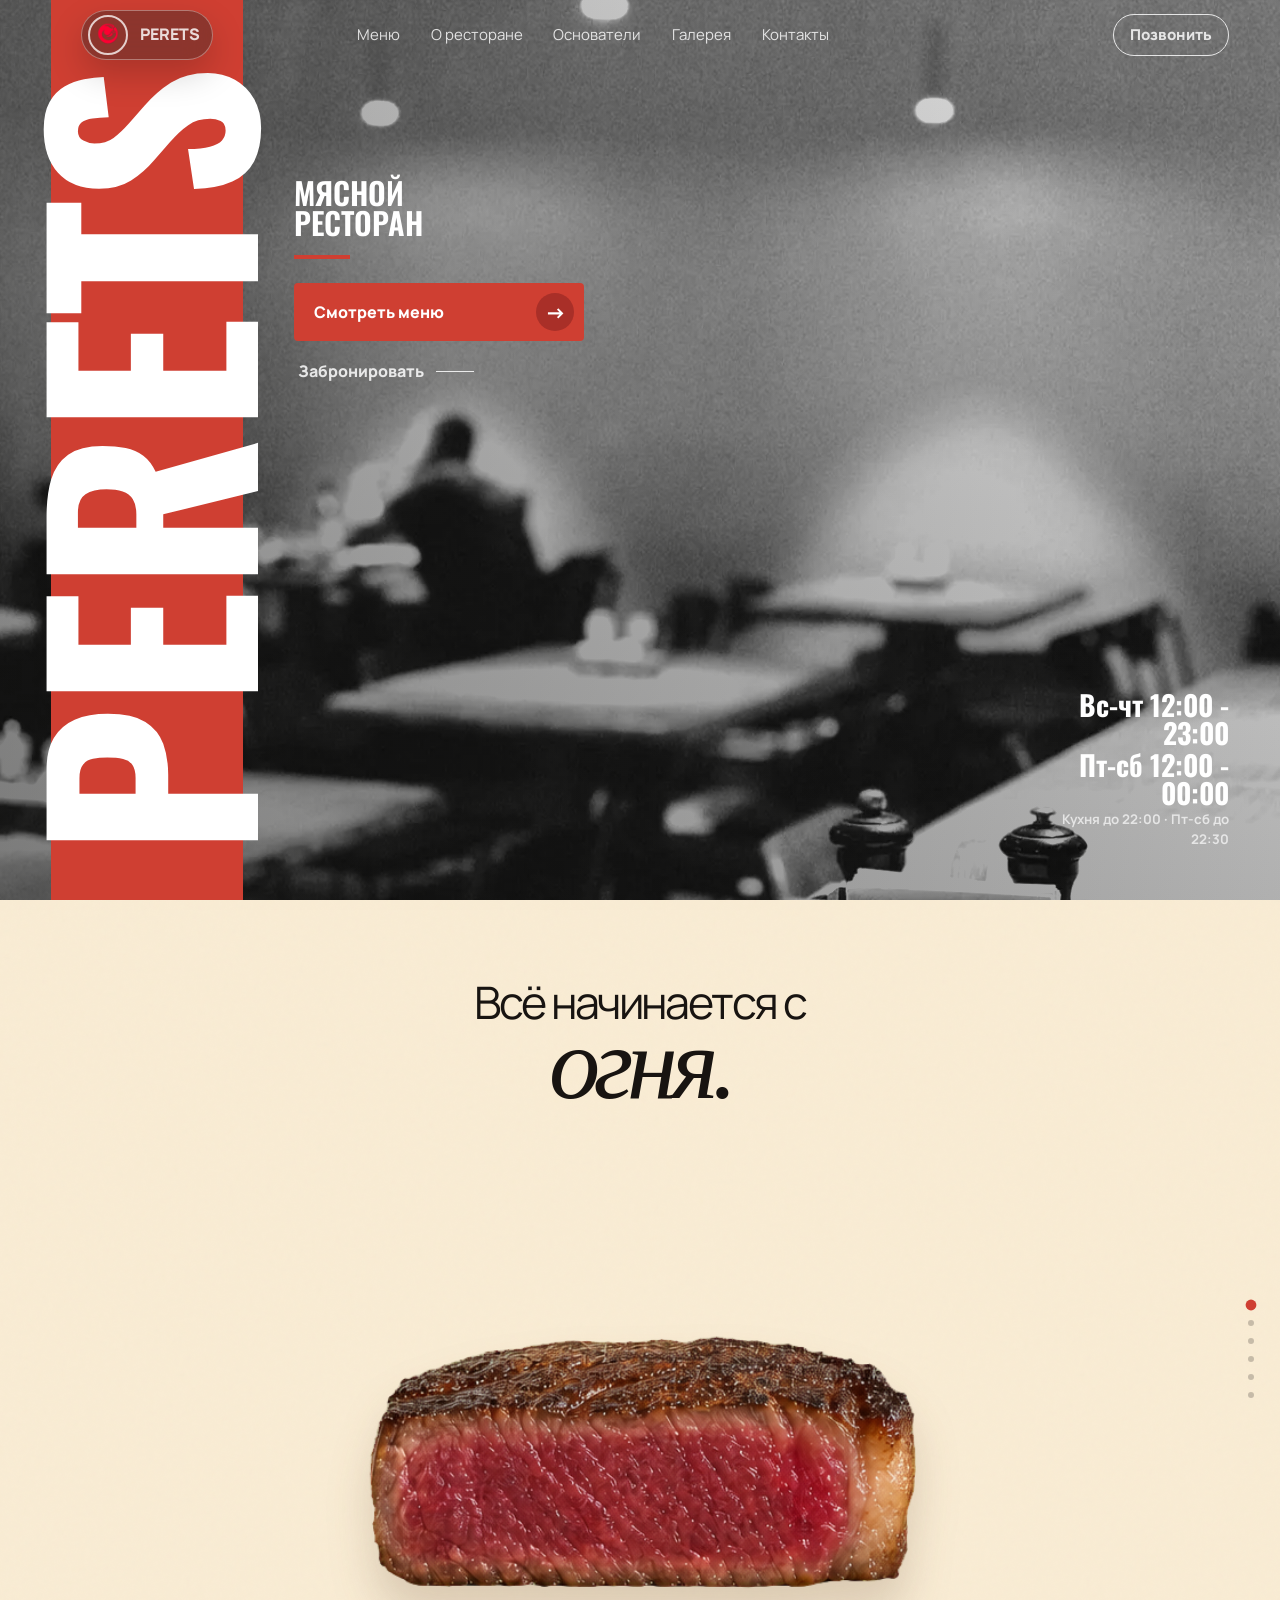
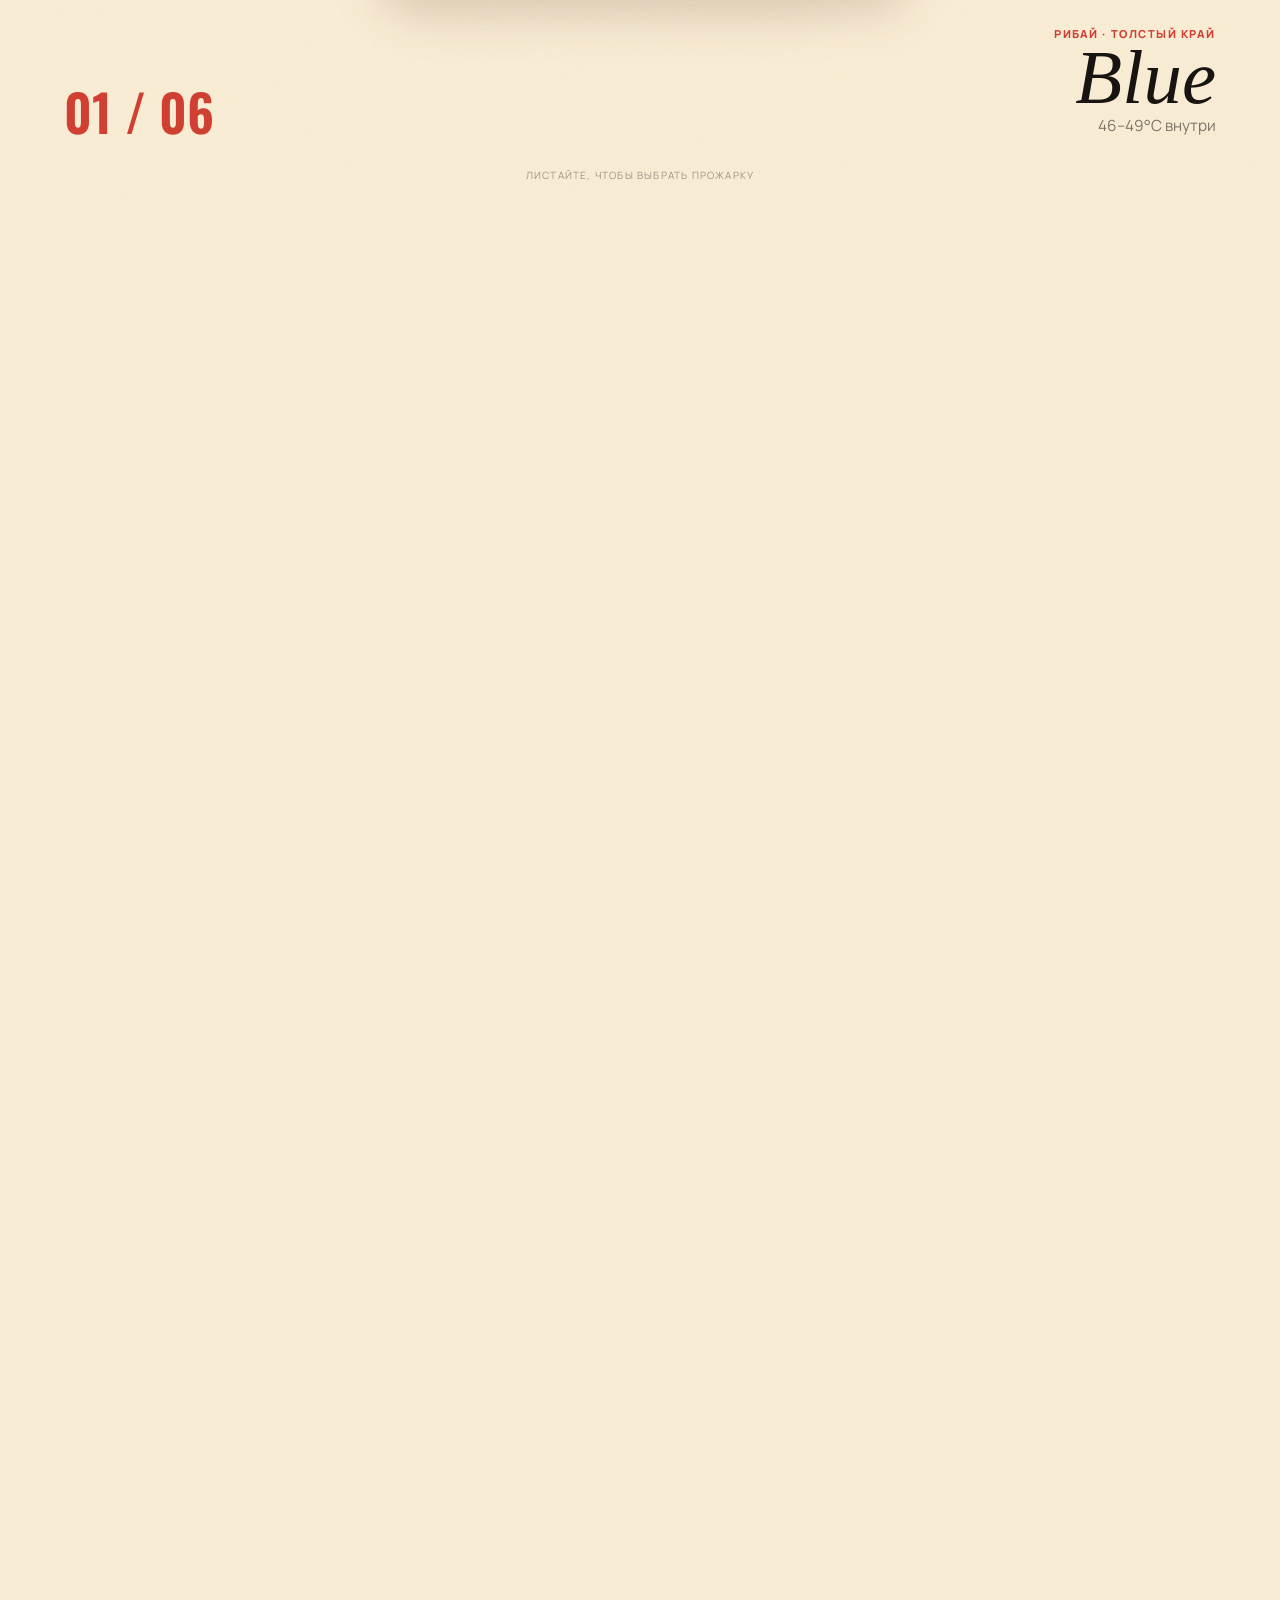
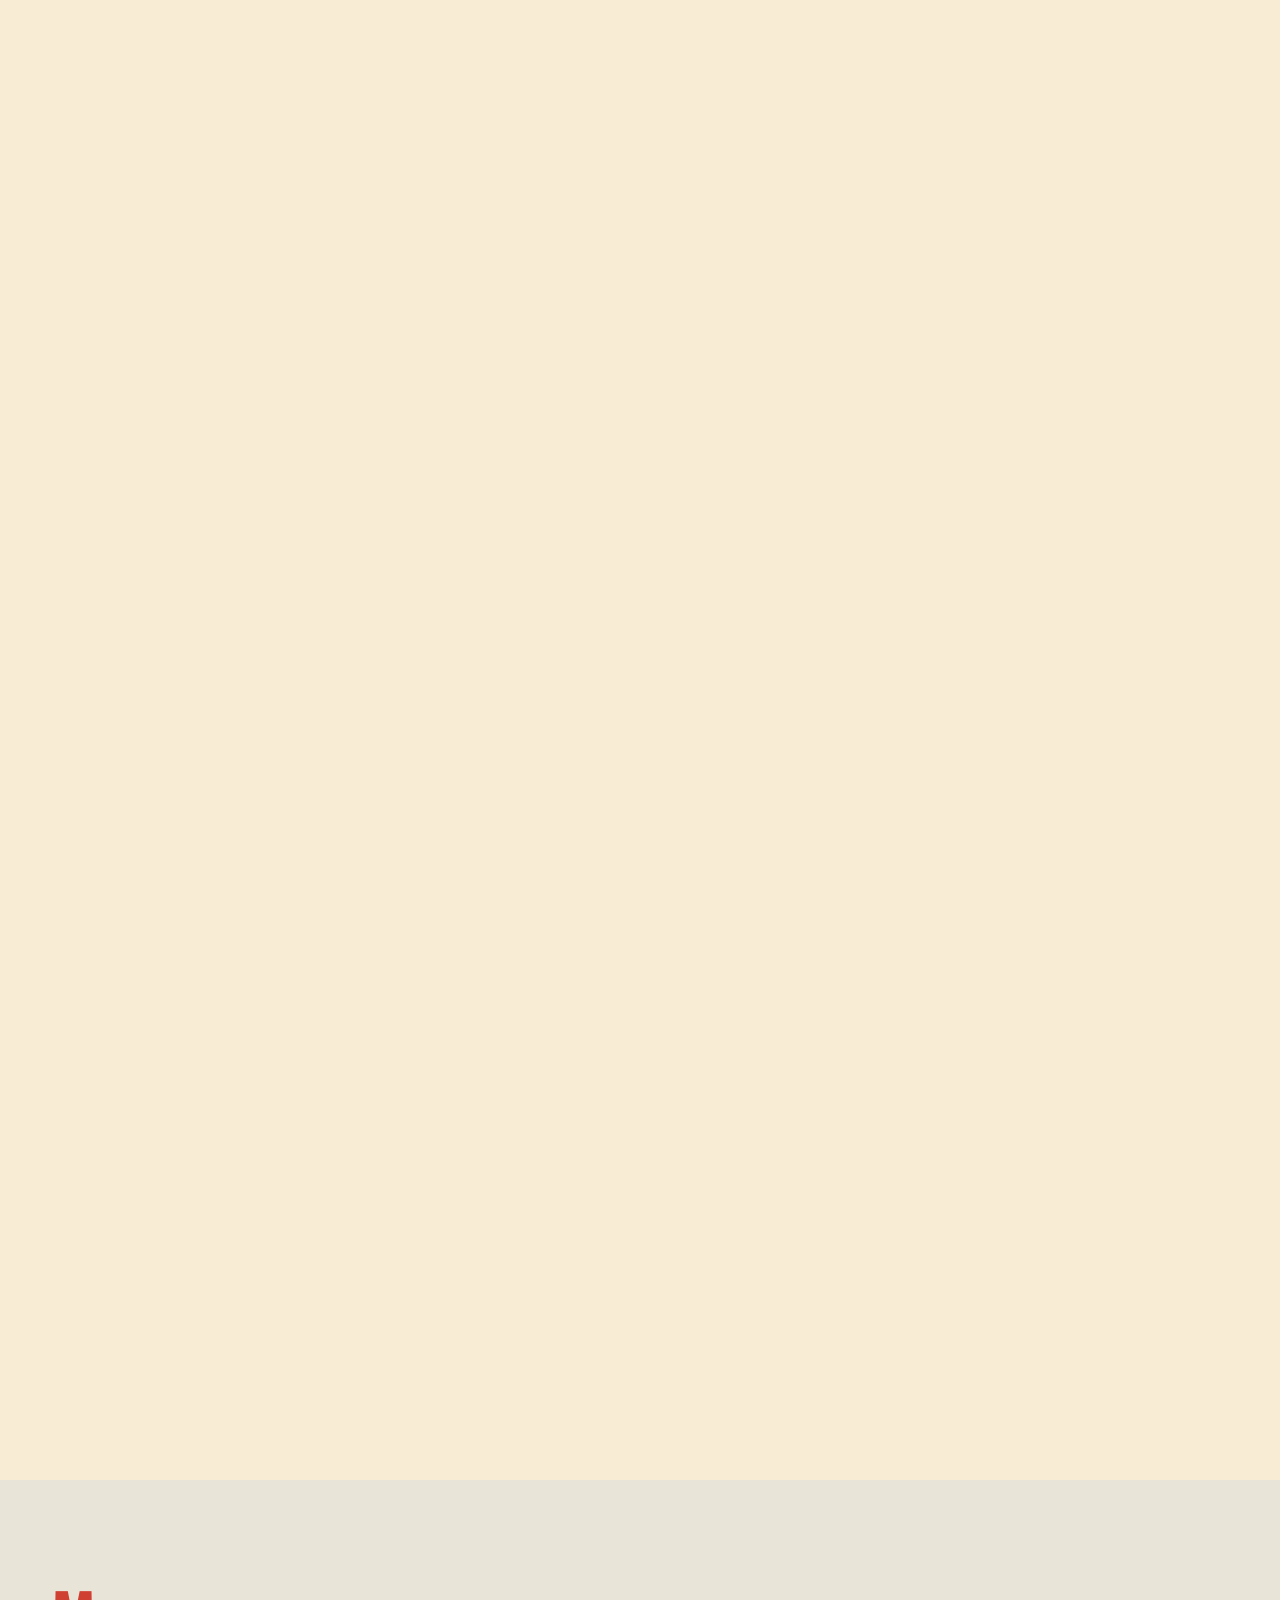
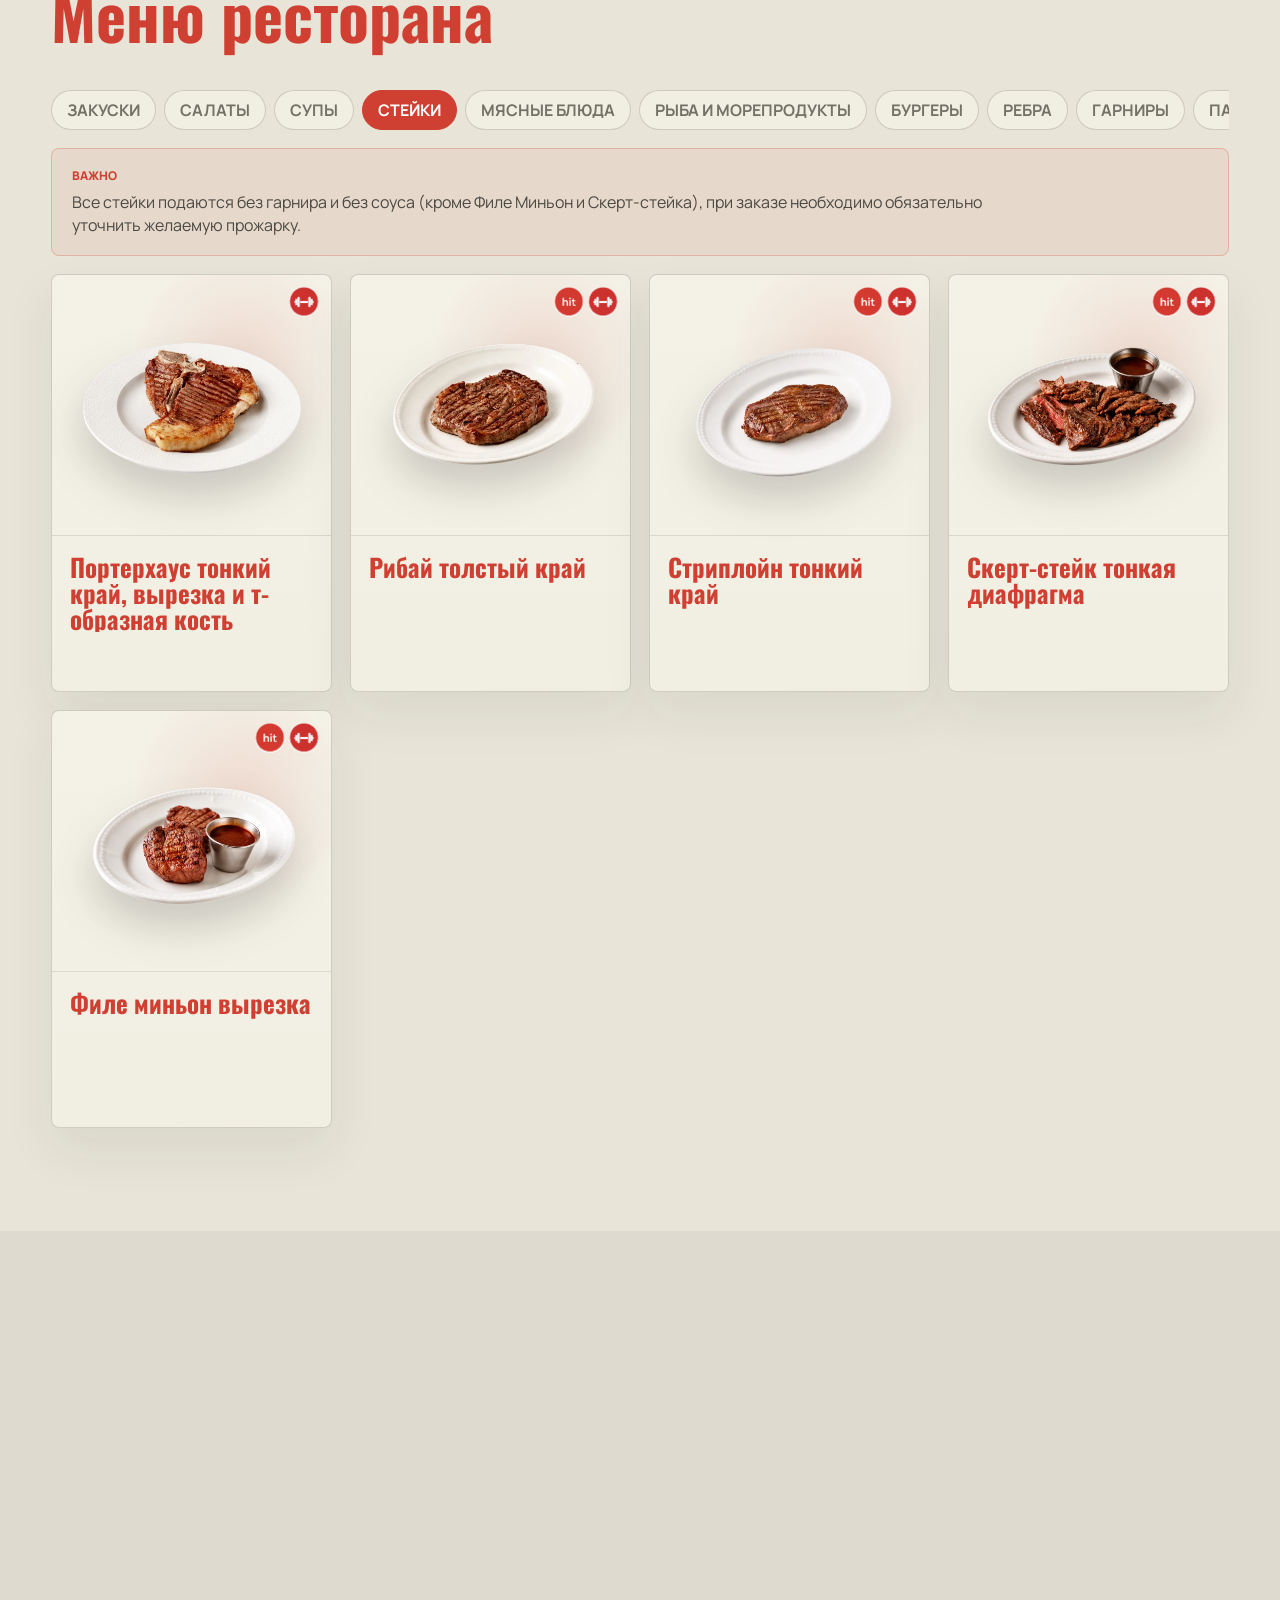
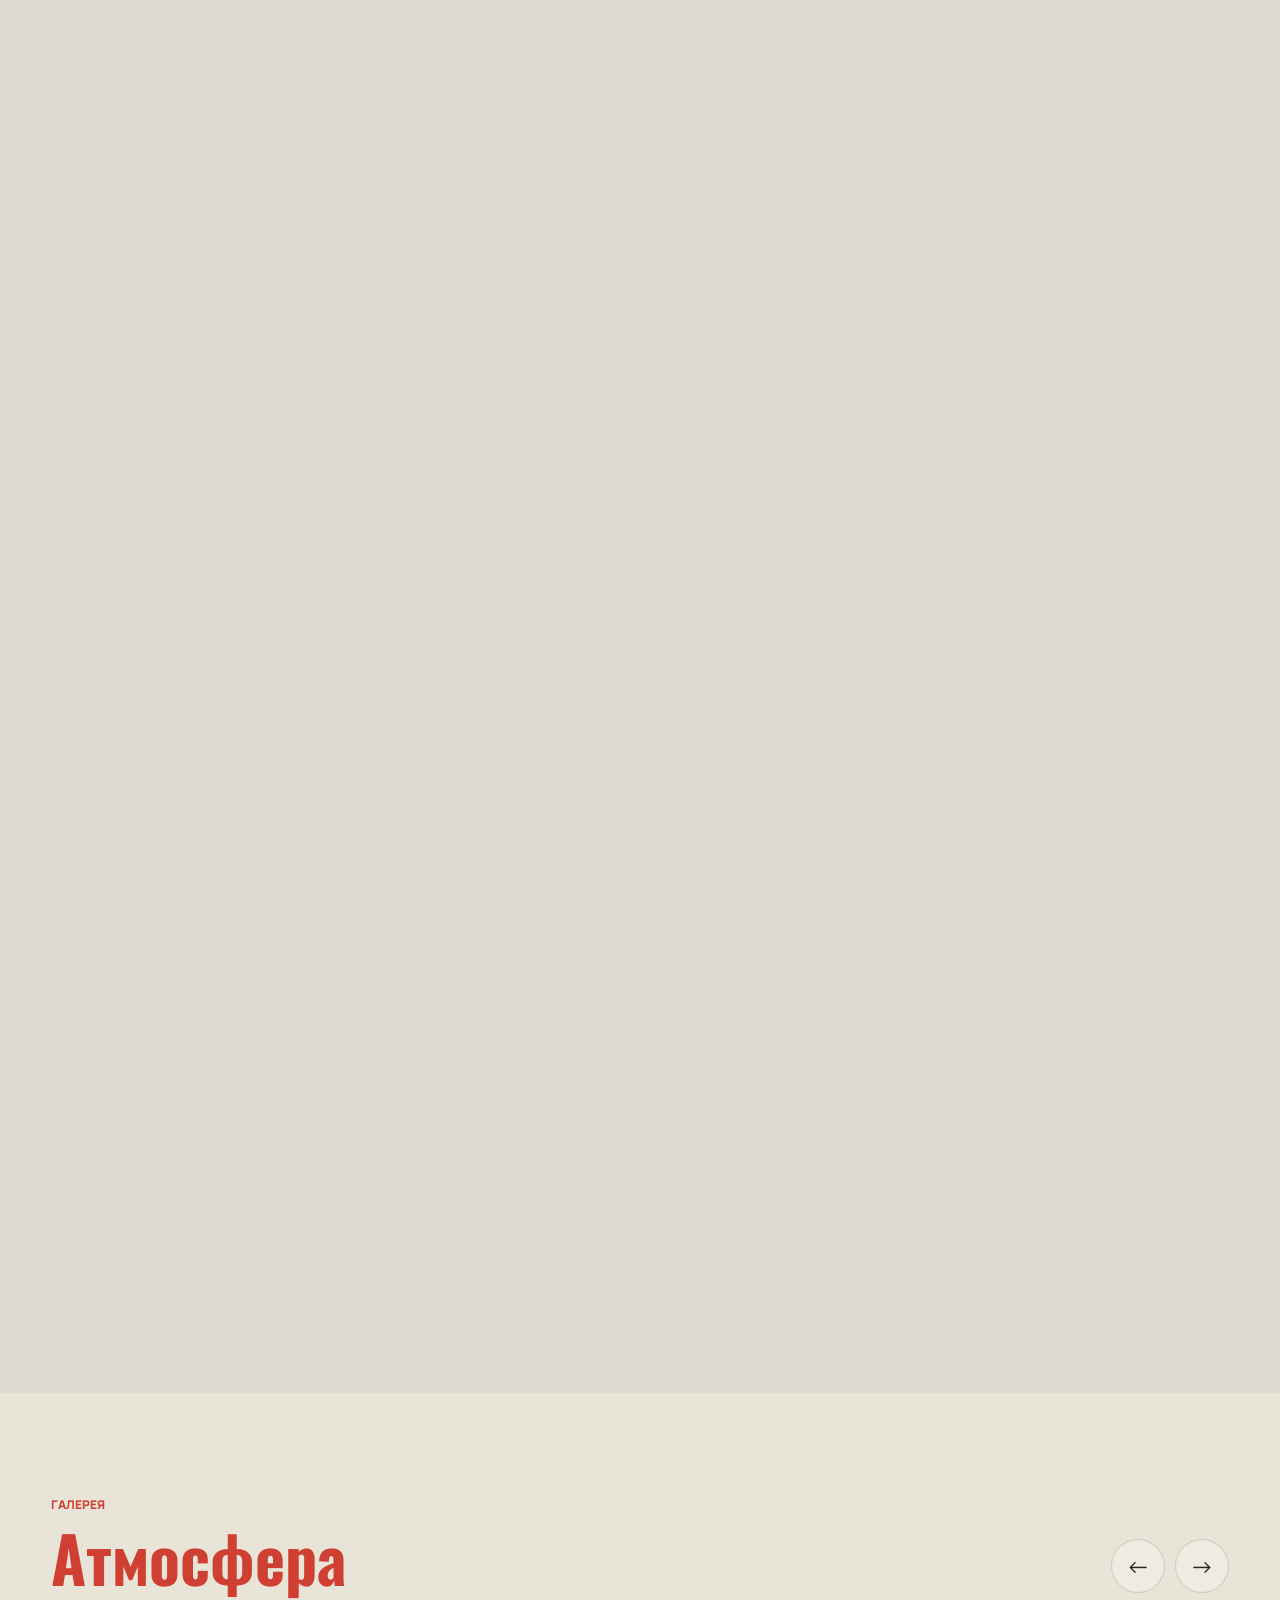
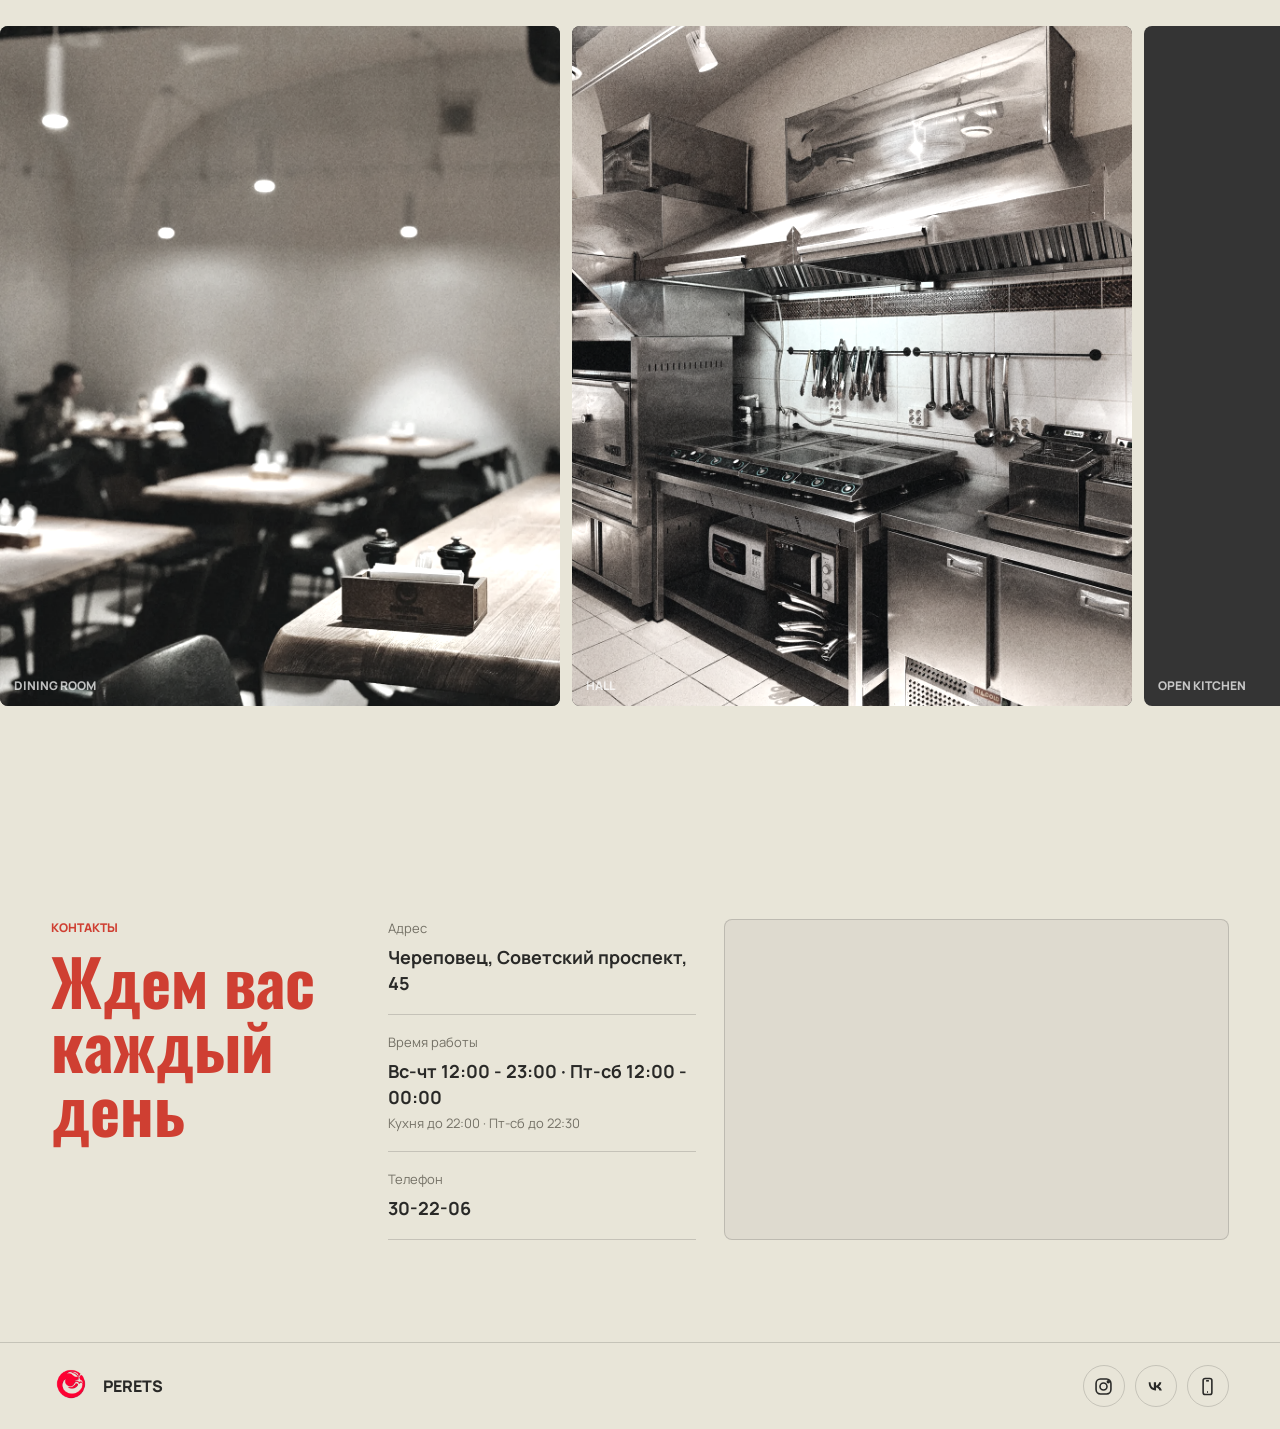
<file: index.html>
<!doctype html>
<html lang="ru">
  <head>
    <meta charset="UTF-8" />
    <meta name="viewport" content="width=device-width, initial-scale=1.0" />
    <title>PERETS - ресторан</title>
    <meta
      name="description"
      content="Современный ресторан PERETS: меню, бронирование и контакты."
    />
    <link rel="icon" type="image/png" href="image/jpg/favicon.png" />
    <link rel="apple-touch-icon" href="image/jpg/favicon.png" />
    <link rel="preconnect" href="https://fonts.googleapis.com" />
    <link rel="preconnect" href="https://fonts.gstatic.com" crossorigin />
    <link
      href="https://fonts.googleapis.com/css2?family=Great+Vibes&family=Manrope:wght@400;500;700;800&family=Oswald:wght@500;600;700&display=swap"
      rel="stylesheet"
    />
    <link rel="stylesheet" href="styles.css" />
  </head>
  <body>
    <header class="site-header">
      <a class="brand" href="#top" aria-label="PERETS">
        <img src="image/jpg/logo.png" alt="" />
        <span>PERETS</span>
      </a>

      <nav class="top-nav" aria-label="Основная навигация">
        <a href="#menu">Меню</a>
        <a href="#about">О ресторане</a>
        <a href="#founders">Основатели</a>
        <a href="#gallery">Галерея</a>
        <a href="#contacts">Контакты</a>
      </nav>

      <div class="header-actions">
        <button
          class="menu-toggle"
          type="button"
          aria-label="Открыть навигацию"
          aria-controls="mobile-nav"
          aria-expanded="false"
          data-menu-toggle
        >
          <span></span>
          <span></span>
          <span></span>
        </button>
        <a class="account-link" href="tel:+78202302206">Позвонить</a>
      </div>

      <nav class="mobile-nav" id="mobile-nav" aria-label="Мобильная навигация" data-mobile-nav>
        <a href="#menu">Меню</a>
        <a href="#about">О ресторане</a>
        <a href="#founders">Основатели</a>
        <a href="#gallery">Галерея</a>
        <a href="#contacts">Контакты</a>
      </nav>
    </header>

    <main id="top">
      <div class="pepper-layer" aria-hidden="true">
        <svg class="pepper-shape pepper-shape-one" viewBox="0 0 120 120">
          <path class="pepper-stem" d="M78 18c9-8 18-9 27-4-11 1-17 7-20 18" />
          <path
            class="pepper-body"
            d="M83 31c13 20 3 49-21 64-20 13-45 13-53 0-7-12 7-22 25-30 18-8 27-20 32-35 3-9 12-9 17 1Z"
          />
          <path class="pepper-cut" d="M67 35c-3 18-14 31-34 40" />
        </svg>
        <svg class="pepper-shape pepper-shape-two" viewBox="0 0 120 120">
          <path class="pepper-stem" d="M78 18c9-8 18-9 27-4-11 1-17 7-20 18" />
          <path
            class="pepper-body"
            d="M83 31c13 20 3 49-21 64-20 13-45 13-53 0-7-12 7-22 25-30 18-8 27-20 32-35 3-9 12-9 17 1Z"
          />
          <path class="pepper-cut" d="M67 35c-3 18-14 31-34 40" />
        </svg>
        <svg class="pepper-shape pepper-shape-three" viewBox="0 0 120 120">
          <path class="pepper-stem" d="M78 18c9-8 18-9 27-4-11 1-17 7-20 18" />
          <path
            class="pepper-body"
            d="M83 31c13 20 3 49-21 64-20 13-45 13-53 0-7-12 7-22 25-30 18-8 27-20 32-35 3-9 12-9 17 1Z"
          />
          <path class="pepper-cut" d="M67 35c-3 18-14 31-34 40" />
        </svg>
      </div>

      <section class="hero hero--vertical-cta" aria-label="Главная">
        <div class="hero-media">
          <img
            src="image/optimized/jpg/IMG_0822.webp"
            alt="Интерьер ресторана PERETS"
            decoding="async"
            fetchpriority="high"
          />
        </div>
        <div class="hero-content">
          <p class="eyebrow"><span>Мясной</span><span>ресторан</span></p>
          <h1>PERETS</h1>
          <div class="hero-actions">
            <a class="hero-cta hero-cta--menu" href="#menu">
              Смотреть меню
              <span class="hero-cta__arrow" aria-hidden="true">&rarr;</span>
            </a>
            <a class="hero-cta hero-cta--booking" href="#contacts">Забронировать</a>
          </div>
        </div>
        <div class="hero-hours" aria-label="Время работы">
          <strong>Вс-чт 12:00 - 23:00</strong>
          <strong>Пт-сб 12:00 - 00:00</strong>
          <small>Кухня до 22:00 · Пт-сб до 22:30</small>
        </div>
      </section>

      <section class="steak-story" aria-labelledby="steak-story-title" data-steak-story>
        <div class="steak-story__sticky">
          <div class="steak-story__heading">
            <p>Всё начинается с</p>
            <h2 id="steak-story-title">огня.</h2>
          </div>

          <div class="steak-story__frame" aria-hidden="true" data-steak-frame>
            <img class="steak-story__image is-active" src="image/generated/hero/ribeye/doneness-00.webp" alt="" decoding="async" />
            <img class="steak-story__image" src="image/generated/hero/ribeye/doneness-01.webp" alt="" loading="lazy" decoding="async" />
            <img class="steak-story__image" src="image/generated/hero/ribeye/doneness-02.webp" alt="" loading="lazy" decoding="async" />
            <img class="steak-story__image" src="image/generated/hero/ribeye/doneness-03.webp" alt="" loading="lazy" decoding="async" />
            <img class="steak-story__image" src="image/generated/hero/ribeye/doneness-04.webp" alt="" loading="lazy" decoding="async" />
            <img class="steak-story__image" src="image/generated/hero/ribeye/doneness-05.webp" alt="" loading="lazy" decoding="async" />
          </div>

          <div class="steak-story__meta" aria-live="polite">
            <p class="steak-story__counter"><span data-steak-number>01</span> / 06</p>
            <div>
              <span class="steak-story__overline">Рибай · толстый край</span>
              <strong data-steak-name>Blue</strong>
              <small data-steak-temp>46–49°C внутри</small>
            </div>
          </div>

          <div class="steak-story__scale" aria-hidden="true">
            <span data-steak-dot class="is-active"></span><span data-steak-dot></span>
            <span data-steak-dot></span><span data-steak-dot></span>
            <span data-steak-dot></span><span data-steak-dot></span>
          </div>
          <p class="steak-story__hint">Листайте, чтобы выбрать прожарку</p>
        </div>
      </section>

      <section class="menu-section" id="menu">
        <div class="section-head menu-head">
          <h2>Меню ресторана</h2>
        </div>

        <div class="catalog">
          <div class="category-tabs" aria-label="Категории меню" data-categories></div>
          <div class="product-grid" data-products></div>
        </div>
      </section>

      <section class="about-section" id="about">
        <div class="about-copy">
          <p class="eyebrow">О ресторане</p>
          <h2 class="about-title">
            <span class="about-title-line">smoke</span>
            <span class="about-title-line"><span class="about-amp">&amp;</span> fire</span>
          </h2>
          <p class="about-since">since 2014</p>
          <div class="about-description">
            <p>
              Ресторан «Перец» специализируется на приготовлении более
              6 видов мяса. 12 лет мы готовим
              бережно отобранные продукты на угольном гриле VESTA.
            </p>
            <p>
              Более 70% меню готовится на открытом огне:
              продукт быстрее раскрывает вкус, сохраняет сочность и натуральность.
            </p>
            <p>
              На информационной базе ресторана ежегодно проводится обучение и
              стажировки специалистов со всей страны и ближнего зарубежья.
            </p>
          </div>
        </div>
        <div class="about-media" aria-label="Фотографии ресторана PERETS">
          <figure class="about-photo about-photo-primary">
            <img src="image/optimized/jpg/IMG_0835.webp" alt="Открытая кухня PERETS" loading="lazy" decoding="async" />
            <figcaption>
              <strong>10+</strong>
              <span>лет работы с продуктом</span>
            </figcaption>
          </figure>
          <figure class="about-photo">
            <img src="image/optimized/jpg/IMG_0831.webp" alt="Зал ресторана PERETS" loading="lazy" decoding="async" />
          </figure>
        </div>
      </section>

      <section class="founders-section" id="founders">
        <div class="founders-intro">
          <p class="founders-mark">PERETS</p>
        </div>

        <div class="founders-list">
          <article class="founder-card">
            <figure class="founder-photo">
              <img src="image/optimized/jpg/sergey_02.webp" alt="Сергей Мадей" loading="lazy" decoding="async" />
              <a
                class="instagram-widget"
                href="https://www.instagram.com/madeysergei/"
                target="_blank"
                rel="noopener"
                aria-label="Instagram madeysergei"
              >
                <svg viewBox="0 0 24 24" aria-hidden="true">
                  <rect x="3.5" y="3.5" width="17" height="17" rx="5" />
                  <circle cx="12" cy="12" r="4" />
                  <circle cx="17.5" cy="6.5" r="1.1" />
                </svg>
                <span>madeysergei</span>
              </a>
            </figure>
            <div class="founder-copy">
              <p class="founder-role">Основатель и генеральный директор</p>
              <h3>Сергей Мадей</h3>
              <p>
                Сергей Мадей — основатель ресторана и бренд-шеф компании VESTA.
              </p>
              <p>
                Прошел профессиональное обучение в Basque Culinary Center в
                Сан-Себастьяне, где изучал современные кулинарные техники под
                руководством шеф-поваров Мартина Берасатеги, обладателя нескольких
                звезд Michelin, регулярно входящего в число ведущих мировых
                шеф-поваров по версии авторитетных гастрономических рейтингов, и
                Хуана Мари Арсака, Arzak Restaurant. Оба — признанные мастера
                испанской кухни, отмеченные звездами гида Michelin.
              </p>
              <p>
                Регулярно проходит и проводит профессиональные стажировки и
                мастер-классы в странах Европы и Ближнего Востока, участвует в
                международных отраслевых выставках в Милане, ОАЭ, Иране и Грузии.
                Помимо собственных проектов, занимается ресторанным консалтингом
                в России и за рубежом.
              </p>
            </div>
          </article>

          <article class="founder-card">
            <figure class="founder-photo">
              <img src="image/optimized/jpg/yuriy_01.webp" alt="Юрий Мадей" loading="lazy" decoding="async" />
              <a
                class="instagram-widget"
                href="https://www.instagram.com/impresarioooo/"
                target="_blank"
                rel="noopener"
                aria-label="Instagram impresarioooo"
              >
                <svg viewBox="0 0 24 24" aria-hidden="true">
                  <rect x="3.5" y="3.5" width="17" height="17" rx="5" />
                  <circle cx="12" cy="12" r="4" />
                  <circle cx="17.5" cy="6.5" r="1.1" />
                </svg>
                <span>impresarioooo</span>
              </a>
            </figure>
            <div class="founder-copy">
              <p class="founder-role">Шеф-повар</p>
              <h3>Юрий Мадей</h3>
              <p>
                Юрий Мадей — шеф-повар ресторана с опытом работы более 15 лет.
              </p>
              <p>
                Участник и победитель международных профессиональных выставок.
                Обладает тонким вкусом и уделяет большое внимание деталям: от
                выбора ингредиентов до финальной подачи блюда. В своей работе
                придерживается принципа, что вкус начинается с качественного
                продукта и уважения к нему.
              </p>
              <p>
                На протяжении многих лет Юрий занимается фуд-фотографией. Работа
                со светом, композицией и подачей помогает ему по-новому смотреть
                на каждое блюдо, сохраняя баланс между вкусом, эстетикой и
                естественностью. Именно поэтому каждое блюдо проходит через его
                личную оценку не только как шеф-повара, но и как человека с
                развитым визуальным восприятием.
              </p>
            </div>
          </article>
        </div>
      </section>

      <section class="gallery-section" id="gallery">
        <div class="section-head gallery-head">
          <div>
            <p class="eyebrow">Галерея</p>
            <h2>Атмосфера</h2>
          </div>
          <div class="gallery-controls" aria-label="Управление галереей">
            <button class="gallery-button" type="button" data-carousel-prev aria-label="Назад">
              <span>←</span>
            </button>
            <button class="gallery-button" type="button" data-carousel-next aria-label="Вперед">
              <span>→</span>
            </button>
          </div>
        </div>

        <div class="gallery-carousel" data-carousel>
          <div class="gallery-track" data-carousel-track>
            <figure class="gallery-slide">
              <img src="image/optimized/jpg/IMG_0828.webp" alt="Витрина ресторана" loading="lazy" decoding="async" />
              <figcaption>counter</figcaption>
            </figure>
            <figure class="gallery-slide">
              <img src="image/optimized/jpg/IMG_0822.webp" alt="Столы в зале ресторана" loading="lazy" decoding="async" />
              <figcaption>dining room</figcaption>
            </figure>
            <figure class="gallery-slide">
              <img src="image/optimized/jpg/IMG_0831.webp" alt="Зал ресторана" loading="lazy" decoding="async" />
              <figcaption>hall</figcaption>
            </figure>
            <figure class="gallery-slide">
              <img src="image/optimized/jpg/IMG_0835.webp" alt="Открытая кухня" loading="lazy" decoding="async" />
              <figcaption>open kitchen</figcaption>
            </figure>
            <figure class="gallery-slide">
              <img src="image/optimized/jpg/IMG_0821.webp" alt="Барная полка ресторана" loading="lazy" decoding="async" />
              <figcaption>details</figcaption>
            </figure>
            <figure class="gallery-slide">
              <img src="image/optimized/jpg/IMG_0830.webp" alt="Интерьер ресторана PERETS" loading="lazy" decoding="async" />
              <figcaption>interior</figcaption>
            </figure>
          </div>
        </div>
      </section>

      <section class="contacts-section" id="contacts">
        <div>
          <p class="eyebrow">Контакты</p>
          <h2>Ждем вас каждый день</h2>
        </div>
        <div class="contacts-list">
          <div>
            <span>Адрес</span>
            <strong>Череповец, Советский проспект, 45</strong>
          </div>
          <div>
            <span>Время работы</span>
            <strong>Вс-чт 12:00 - 23:00 · Пт-сб 12:00 - 00:00</strong>
            <small>Кухня до 22:00 · Пт-сб до 22:30</small>
          </div>
          <div>
            <span>Телефон</span>
            <strong>30-22-06</strong>
          </div>
        </div>
        <div class="map-widget" aria-label="Карта">
          <script
            type="text/javascript"
            charset="utf-8"
            async
            src="https://api-maps.yandex.ru/services/constructor/1.0/js/?um=constructor%3A9a9a04d313238832652b8a6c0a866f6523f4c73da6c50ba31213327c2d8c2544&amp;width=500&amp;height=400&amp;lang=ru_RU&amp;scroll=true"
          ></script>
        </div>
      </section>
    </main>

    <footer class="site-footer">
      <div class="brand footer-brand">
        <img src="image/jpg/logo.png" alt="" />
        <span>PERETS</span>
      </div>
      <div class="footer-socials" aria-label="Социальные сети">
        <a
          class="social-link"
          href="https://www.instagram.com/perets_restaurant/"
          target="_blank"
          rel="noopener"
          aria-label="Instagram PERETS"
        >
          <svg viewBox="0 0 24 24" aria-hidden="true">
            <rect x="3.5" y="3.5" width="17" height="17" rx="5" />
            <circle cx="12" cy="12" r="4" />
            <circle cx="17.5" cy="6.5" r="1.1" />
          </svg>
        </a>
        <a
          class="social-link"
          href="https://vk.com/restopepper"
          target="_blank"
          rel="noopener"
          aria-label="ВКонтакте PERETS"
        >
          <svg viewBox="0 0 24 24" aria-hidden="true">
            <path
              d="M4.2 7.2c.1 5.8 3 9.3 8.1 9.3h.3v-3.3c1.9.2 3.3 1.6 3.9 3.3h2.8c-.7-2.5-2.5-4-3.6-4.5 1.1-.7 2.6-2.4 3-4.8h-2.5c-.5 1.8-2 3.6-3.6 3.8V7.2h-2.5v6.6c-1.6-.4-3.7-2.4-3.8-6.6H4.2Z"
            />
          </svg>
        </a>
        <a
          class="social-link"
          href="https://apps.apple.com/app/id6772229467"
          target="_blank"
          rel="noopener"
          aria-label="Приложение PERETS"
          data-app-store-link="https://apps.apple.com/app/id6772229467"
          data-google-play-link="https://play.google.com/store/apps/details?id=cc.sellkit.perec1"
        >
          <svg viewBox="0 0 24 24" aria-hidden="true">
            <rect x="7" y="2.8" width="10" height="18.4" rx="2.4" />
            <path d="M10.4 5.5h3.2" />
            <path d="M11.4 18.3h1.2" />
          </svg>
        </a>
      </div>
    </footer>

    <script src="script.js"></script>
  </body>
</html>
</file>
<file: styles.css>
:root {
  --paper: #e8e5d8;
  --paper-strong: #f1eee2;
  --paper-soft: #dedacf;
  --ink: #292927;
  --muted: #747166;
  --line: rgba(41, 41, 39, 0.18);
  --accent: #cf3f32;
  --accent-dark: #a92f28;
  --graphite: #343434;
  --charcoal: #272727;
  --shadow: 0 18px 50px rgba(41, 41, 39, 0.16);
  --font-ui: "Manrope", sans-serif;
  --font-display: "Oswald", sans-serif;
  --font-script: "Great Vibes", cursive;
  --hero-rail-left: clamp(28px, 4vw, 64px);
  --hero-rail-width: clamp(176px, 15vw, 230px);
}

* {
  box-sizing: border-box;
}

html {
  scroll-behavior: smooth;
}

body {
  margin: 0;
  background: var(--paper);
  color: var(--ink);
  font-family: var(--font-ui);
  line-height: 1.45;
  --pepper-shift: 0px;
}

img {
  display: block;
  max-width: 100%;
}

a {
  color: inherit;
  text-decoration: none;
}

main {
  position: relative;
  overflow-x: clip;
}

.pepper-layer {
  position: absolute;
  inset: 0;
  z-index: 0;
  pointer-events: none;
}

.pepper-shape {
  position: absolute;
  width: clamp(90px, 9vw, 150px);
  height: auto;
  opacity: 0.08;
  color: var(--accent);
  transform-box: fill-box;
  transform-origin: center;
  transition: transform 80ms linear;
}

.pepper-body {
  fill: currentColor;
}

.pepper-stem,
.pepper-cut {
  fill: none;
  stroke: currentColor;
  stroke-width: 8;
  stroke-linecap: round;
  stroke-linejoin: round;
}

.pepper-cut {
  stroke-width: 5;
  opacity: 0.55;
}

.pepper-shape-one {
  top: 860px;
  right: 5vw;
  transform: translateY(calc(var(--pepper-shift) * -0.16)) rotate(-14deg);
}

.pepper-shape-two {
  top: 1620px;
  left: 4vw;
  width: clamp(76px, 7vw, 118px);
  opacity: 0.06;
  transform: translateY(calc(var(--pepper-shift) * 0.12)) rotate(22deg);
}

.pepper-shape-three {
  top: 2720px;
  right: 14vw;
  width: clamp(70px, 6vw, 106px);
  opacity: 0.07;
  transform: translateY(calc(var(--pepper-shift) * -0.1)) rotate(34deg);
}

button,
input,
select,
textarea {
  font: inherit;
}

.site-header {
  position: fixed;
  top: 0;
  left: 0;
  right: auto;
  width: 100vw;
  max-width: 100%;
  z-index: 20;
  display: grid;
  grid-template-columns: 1fr auto 1fr;
  align-items: center;
  gap: 24px;
  padding: 14px clamp(18px, 4vw, 54px);
  border-bottom: 1px solid transparent;
  background: transparent;
  color: rgba(255, 255, 255, 0.82);
  transition:
    background 180ms ease,
    border-color 180ms ease,
    color 180ms ease,
    backdrop-filter 180ms ease;
}

.site-header.is-scrolled {
  border-bottom-color: var(--line);
  background: rgba(232, 229, 216, 0.92);
  color: var(--ink);
  backdrop-filter: blur(18px);
}

.site-header.is-scrolled .brand {
  color: var(--accent);
}

.hero,
.menu-section,
.about-section,
.lavka-section,
.founders-section,
.gallery-section,
.contacts-section {
  position: relative;
  z-index: 1;
}

.brand {
  display: inline-flex;
  align-items: center;
  gap: 12px;
  font-size: 16px;
  font-weight: 800;
  letter-spacing: 0;
  color: inherit;
}

.site-header .brand {
  width: fit-content;
  min-height: 48px;
  padding: 4px 12px 4px 6px;
  border: 1px solid rgba(255, 255, 255, 0.34);
  border-radius: 999px;
  background: rgba(41, 41, 39, 0.4);
  box-shadow: 0 14px 34px rgba(0, 0, 0, 0.18);
  backdrop-filter: blur(14px);
}

.brand img {
  width: 40px;
  height: 40px;
  border-radius: 50%;
  object-fit: contain;
}

.site-header .brand img {
  padding: 4px;
  border: 2px solid rgba(255, 255, 255, 0.76);
}

.site-header.is-scrolled .brand {
  border-color: rgba(41, 41, 39, 0.12);
  background: rgba(241, 238, 226, 0.9);
  box-shadow: 0 12px 28px rgba(41, 41, 39, 0.1);
}

.top-nav {
  display: flex;
  align-items: center;
  justify-content: center;
  gap: clamp(14px, 2.4vw, 32px);
  color: inherit;
  font-size: 15px;
}

.top-nav a {
  transition: color 180ms ease;
}

.top-nav a:hover {
  color: var(--accent);
}

.button,
.category-tab,
.menu-toggle {
  border: 0;
  cursor: pointer;
}

.header-actions {
  justify-self: end;
  display: inline-flex;
  align-items: center;
  gap: 10px;
}

.account-link {
  display: inline-flex;
  align-items: center;
  justify-content: center;
  min-height: 42px;
  padding: 0 16px;
  border: 1px solid currentColor;
  border-radius: 999px;
  background: transparent;
  color: inherit;
  font-size: 15px;
  font-weight: 800;
}

.account-link:hover,
.account-link.is-active {
  border-color: rgba(207, 63, 50, 0.34);
  color: var(--accent);
}

.menu-toggle {
  display: none;
  position: relative;
  align-items: center;
  justify-content: center;
  width: 42px;
  height: 42px;
  border: 1px solid currentColor;
  border-radius: 50%;
  background: transparent;
  color: inherit;
}

.menu-toggle span {
  position: absolute;
  width: 17px;
  height: 2px;
  border-radius: 999px;
  background: currentColor;
  transition:
    transform 180ms ease,
    opacity 160ms ease;
}

.menu-toggle span:nth-child(1) {
  transform: translateY(-6px);
}

.menu-toggle span:nth-child(3) {
  transform: translateY(6px);
}

.site-header.is-menu-open .menu-toggle span:nth-child(1) {
  transform: rotate(45deg);
}

.site-header.is-menu-open .menu-toggle span:nth-child(2) {
  opacity: 0;
}

.site-header.is-menu-open .menu-toggle span:nth-child(3) {
  transform: rotate(-45deg);
}

.mobile-nav {
  display: none;
}

.hero {
  position: relative;
  min-height: 100svh;
  display: grid;
  grid-template-columns: minmax(0, 1fr) auto;
  align-items: end;
  gap: clamp(20px, 4vw, 64px);
  padding: clamp(22px, 4vw, 54px) clamp(22px, 4vw, 54px)
    clamp(22px, 4vw, 54px)
    calc(var(--hero-rail-left) + var(--hero-rail-width) + clamp(34px, 4vw, 62px));
  overflow: hidden;
  background: var(--charcoal);
}

.hero::before {
  content: "";
  position: absolute;
  top: 0;
  bottom: 0;
  left: var(--hero-rail-left);
  z-index: 1;
  width: var(--hero-rail-width);
  border-radius: 0;
  background: var(--accent);
}

.hero-media {
  position: absolute;
  inset: 0;
  z-index: 0;
}

.hero-media::after {
  content: "";
  position: absolute;
  inset: 0;
  z-index: 1;
  background:
    linear-gradient(90deg, rgba(15, 15, 14, 0.36), rgba(15, 15, 14, 0.04)),
    linear-gradient(0deg, rgba(15, 15, 14, 0.3), rgba(15, 15, 14, 0.06));
}

.hero-media img {
  position: relative;
  z-index: 0;
  width: 100%;
  height: 100%;
  object-fit: cover;
  object-position: center 54%;
  filter: grayscale(1) brightness(1.14) contrast(1.04);
}

.hero-content {
  position: static;
  align-self: start;
  z-index: 1;
  display: block;
  width: min(520px, 100%);
  color: white;
  padding-top: clamp(104px, 16vh, 172px);
  padding-bottom: 0;
}

.eyebrow {
  margin: 0 0 12px;
  color: var(--accent);
  font-size: 12px;
  font-weight: 800;
  letter-spacing: 0;
  text-transform: uppercase;
}

.hero .eyebrow {
  margin-bottom: clamp(8px, 1vw, 18px);
  color: white;
  font-size: clamp(17px, 1.25vw, 21px);
}

.hero h1 {
  position: absolute;
  left: calc(var(--hero-rail-left) + (var(--hero-rail-width) * 0.46));
  bottom: clamp(-86px, -7vh, -56px);
  z-index: 2;
  margin: 0;
  color: white;
  font-size: clamp(190px, 29vh, 270px);
  line-height: 0.82;
  text-shadow: none;
  transform: rotate(-90deg);
  transform-origin: left 50%;
  white-space: nowrap;
}

.hero h1::before {
  content: none;
}

h1,
h2,
h3,
p {
  margin-top: 0;
}

h1 {
  margin-bottom: 14px;
  font-family: var(--font-display);
  font-size: clamp(86px, 10.5vw, 168px);
  line-height: 0.82;
  letter-spacing: 0;
  color: var(--accent);
  font-weight: 700;
}

h2 {
  position: relative;
  display: inline-block;
  margin-bottom: 18px;
  font-family: var(--font-display);
  font-size: clamp(38px, 5vw, 68px);
  line-height: 1;
  letter-spacing: 0;
  color: var(--accent);
  font-weight: 700;
}

h3 {
  margin-bottom: 0;
  font-size: 24px;
  line-height: 1.1;
}

.hero-copy {
  width: min(520px, 100%);
  margin-bottom: 28px;
  color: rgba(255, 255, 255, 0.88);
  font-size: clamp(18px, 2vw, 24px);
}

.hero-actions {
  display: flex;
  flex-wrap: wrap;
  gap: 12px;
  margin-top: clamp(18px, 2vw, 32px);
  margin-bottom: 0;
}

.hero--vertical-cta .hero-content {
  width: min(420px, 100%);
  padding-top: clamp(112px, 14vh, 150px);
}

.hero--vertical-cta .eyebrow {
  display: flex;
  flex-direction: column;
  margin: 0;
  font-family: var(--font-display);
  font-size: clamp(24px, 2.4vw, 36px);
  font-weight: 600;
  line-height: 0.98;
  text-transform: uppercase;
}

.hero--vertical-cta .eyebrow::after {
  content: "";
  width: 56px;
  height: 4px;
  margin-top: 18px;
  background: var(--accent);
}

.hero--vertical-cta .hero-actions {
  flex-direction: column;
  align-items: flex-start;
  gap: 6px;
  width: min(290px, 100%);
  margin-top: 24px;
}

.hero--vertical-cta .hero-cta {
  display: inline-flex;
  min-height: 48px;
  align-items: center;
  justify-content: center;
  color: white;
  font-size: 16px;
  font-weight: 800;
  white-space: nowrap;
  transition:
    color 180ms ease,
    background-color 180ms ease,
    transform 180ms ease;
}

.hero--vertical-cta .hero-cta:hover {
  transform: translateY(-2px);
}

.hero--vertical-cta .hero-cta:focus-visible {
  outline: 3px solid white;
  outline-offset: 4px;
}

.hero--vertical-cta .hero-cta--menu {
  gap: 18px;
  width: 100%;
  min-height: 58px;
  justify-content: space-between;
  padding: 0 10px 0 20px;
  border-radius: 4px;
  background: var(--accent);
}

.hero--vertical-cta .hero-cta--menu:hover {
  background: var(--accent-dark);
}

.hero--vertical-cta .hero-cta__arrow {
  display: inline-flex;
  width: 38px;
  height: 38px;
  align-items: center;
  justify-content: center;
  flex: 0 0 38px;
  border-radius: 50%;
  background: var(--accent-dark);
  color: white;
  font-size: 21px;
  line-height: 1;
}

.hero--vertical-cta .hero-cta--booking {
  gap: 12px;
  padding: 0 4px;
  color: rgba(255, 255, 255, 0.84);
}

.hero--vertical-cta .hero-cta--booking::after {
  content: "";
  width: 38px;
  height: 1px;
  background: currentColor;
  transition: width 180ms ease;
}

.hero--vertical-cta .hero-cta--booking:hover::after {
  width: 54px;
}

.button {
  display: inline-flex;
  align-items: center;
  justify-content: center;
  min-height: 48px;
  padding: 0 20px;
  border-radius: 6px;
  font-weight: 750;
  transition:
    transform 180ms ease,
    background 180ms ease,
    color 180ms ease;
}

.button:hover {
  transform: translateY(-1px);
}

.button.primary {
  background: var(--accent);
  color: white;
}

.button.primary:hover {
  background: var(--accent-dark);
}

.button.secondary {
  border: 1px solid rgba(255, 255, 255, 0.42);
  color: white;
}

.button.full {
  width: 100%;
}

.hero-hours {
  position: relative;
  justify-self: end;
  z-index: 1;
  width: min(340px, calc(100% - 36px));
  color: white;
  text-align: right;
}

.hero-hours span,
.contacts-list span,
.product-description {
  color: var(--muted);
  font-size: 13px;
}

.hero-hours span,
.hero-hours small {
  display: block;
  color: rgba(255, 255, 255, 0.68);
  font-weight: 700;
}

.hero-hours strong {
  display: block;
  margin: 2px 0 4px;
  font-family: var(--font-display);
  font-size: clamp(22px, 2.2vw, 34px);
  line-height: 1;
  font-weight: 700;
}

.contacts-list span,
.contacts-list strong,
.contacts-list small {
  display: block;
}

.contacts-list small {
  margin-top: 4px;
  color: var(--muted);
  font-size: 13px;
}

.menu-section,
.about-section,
.lavka-section,
.founders-section,
.gallery-section,
.contacts-section {
  padding: clamp(58px, 8vw, 116px) clamp(18px, 4vw, 54px);
}

body.reveal-ready .reveal-item {
  opacity: 0;
  transform: translateY(42px);
  transition:
    opacity 820ms cubic-bezier(0.16, 1, 0.3, 1),
    transform 820ms cubic-bezier(0.16, 1, 0.3, 1);
  transition-delay: var(--reveal-delay, 0ms);
  will-change: opacity, filter, transform;
}

body.reveal-ready .reveal-section.is-visible .reveal-item {
  opacity: 1;
  transform: translateY(0);
}

.steak-story { position: relative; z-index: 2; height: 420vh; background: #f9ecd4; color: #181411; }
.steak-story__sticky { position: sticky; top: 0; height: 100svh; overflow: hidden; isolation: isolate; }
.steak-story__sticky::after { content: ""; position: absolute; inset: 0; z-index: -1; opacity: .18; background-image: url("data:image/svg+xml,%3Csvg viewBox='0 0 180 180' xmlns='http://www.w3.org/2000/svg'%3E%3Cfilter id='n'%3E%3CfeTurbulence type='fractalNoise' baseFrequency='.8' numOctaves='3'/%3E%3C/filter%3E%3Crect width='100%25' height='100%25' filter='url(%23n)' opacity='.12'/%3E%3C/svg%3E"); pointer-events: none; }
.steak-story__heading { position: absolute; top: clamp(72px, 9vh, 110px); left: 50%; z-index: 3; width: 94%; text-align: center; transform: translateX(-50%); }
.steak-story__heading p { margin: 0 0 -.08em; font-size: clamp(1.7rem, 3.5vw, 4rem); line-height: .95; letter-spacing: -.055em; }
.steak-story__heading h2 { margin: 0; color: #181411; font: italic 500 clamp(3.4rem, 8vw, 8.5rem)/.86 Georgia, serif; letter-spacing: -.065em; }
.steak-story__frame { position: absolute; inset: 23% 15% 12%; overflow: visible; transform: scale(calc(1 + var(--steak-progress, 0) * .08)); transition: transform 120ms linear; will-change: transform; }
.steak-story__image { position: absolute; inset: 0; width: 100%; height: 100%; object-fit: contain; opacity: 0; transform: scale(.985); filter: drop-shadow(0 30px 22px rgba(82,50,28,.18)); transition: opacity 520ms ease, transform 900ms cubic-bezier(.16,1,.3,1); }
.steak-story__image.is-active { opacity: 1; transform: scale(1); }
.steak-story__meta { position: absolute; right: clamp(20px, 5vw, 72px); bottom: clamp(50px, 7vh, 80px); left: clamp(20px, 5vw, 72px); z-index: 3; display: flex; align-items: end; justify-content: space-between; gap: 30px; }
.steak-story__counter { margin: 0; color: #cf3f32; font: 600 clamp(2rem, 4vw, 4.5rem)/1 var(--font-display); }
.steak-story__meta > div { display: grid; text-align: right; }
.steak-story__overline { color: #cf3f32; font-size: 11px; font-weight: 800; letter-spacing: .14em; text-transform: uppercase; }
.steak-story__meta strong { font: italic 500 clamp(2.8rem, 6vw, 6.5rem)/.95 Georgia, serif; }
.steak-story__meta small { color: rgba(24,20,17,.55); font-size: clamp(12px, 1.2vw, 16px); }
.steak-story__scale { position: absolute; top: 50%; right: clamp(12px, 2vw, 28px); z-index: 4; display: grid; gap: 12px; transform: translateY(-50%); }
.steak-story__scale span { width: 6px; height: 6px; border-radius: 50%; background: rgba(24,20,17,.22); transition: background .3s, transform .3s; }
.steak-story__scale span.is-active { background: #cf3f32; transform: scale(1.8); }
.steak-story__hint { position: absolute; bottom: 18px; left: 50%; z-index: 4; margin: 0; color: rgba(24,20,17,.4); font-size: 10px; letter-spacing: .12em; text-transform: uppercase; transform: translateX(-50%); white-space: nowrap; }

body.motion-ready [data-reveal] { opacity: 0; }
body.motion-ready [data-reveal="line"] { transform: translateY(34px); }
body.motion-ready [data-reveal="note"] { transform: translateY(22px) rotate(-2deg); }
body.motion-ready [data-reveal="image"] { opacity: 1; }
body.motion-ready [data-reveal="image"] { clip-path: inset(0 100% 0 0); }
body.motion-ready [data-reveal="image"] img { opacity: 0; }
body.motion-ready [data-reveal].is-revealed { opacity: 1; transform: none; transition: opacity 760ms cubic-bezier(.16,1,.3,1), transform 760ms cubic-bezier(.16,1,.3,1); transition-delay: var(--motion-delay, 0ms); }
body.motion-ready [data-reveal="image"].is-revealed { clip-path: inset(0 0 0 0); transition: clip-path 1100ms cubic-bezier(.76,0,.24,1); }
body.motion-ready [data-reveal="image"].is-revealed img { opacity: 1; transform: none; transition: opacity 500ms ease 180ms, transform 1100ms cubic-bezier(.16,1,.3,1); }

@media (max-width: 760px) {
  .steak-story { height: 360vh; }
  .steak-story__sticky {
    display: grid;
    grid-template-rows: auto minmax(210px, 1fr) auto;
    min-height: 100svh;
    padding: max(72px, env(safe-area-inset-top)) 18px max(34px, env(safe-area-inset-bottom));
  }
  .steak-story__heading {
    position: relative;
    top: auto;
    left: auto;
    width: 100%;
    align-self: start;
    transform: none;
  }
  .steak-story__heading p { font-size: 1.5rem; }
  .steak-story__heading h2 { font-size: clamp(3.2rem, 14vw, 4.6rem); }
  .steak-story__frame {
    position: relative;
    inset: auto;
    align-self: center;
    width: min(100%, 340px);
    height: min(34svh, 250px);
    margin: 2svh auto 0;
    overflow: hidden;
    transform: scale(calc(0.96 + var(--steak-progress, 0) * .04));
  }
  .steak-story__image {
    filter: drop-shadow(0 18px 14px rgba(82,50,28,.16));
  }
  .steak-story__meta {
    position: relative;
    right: auto;
    bottom: auto;
    left: auto;
    align-items: start;
    gap: 16px;
    align-self: end;
    width: 100%;
    margin-top: 8px;
  }
  .steak-story__meta > div { max-width: none; }
  .steak-story__counter { font-size: 1.5rem; }
  .steak-story__meta strong { font-size: clamp(2rem, 10vw, 3.2rem); white-space: nowrap; }
  .steak-story__scale {
    right: 10px;
    gap: 10px;
  }
  .steak-story__hint {
    bottom: max(12px, env(safe-area-inset-bottom));
  }
}

@media (max-width: 760px) and (max-height: 850px) {
  .steak-story__sticky {
    grid-template-rows: auto minmax(170px, 1fr) auto;
    padding-top: max(60px, env(safe-area-inset-top));
    padding-bottom: max(28px, env(safe-area-inset-bottom));
  }

  .steak-story__heading p {
    font-size: 1.35rem;
  }

  .steak-story__heading h2 {
    font-size: clamp(2.9rem, 13vw, 4.1rem);
  }

  .steak-story__frame {
    width: min(100%, 318px);
    height: min(29svh, 218px);
    margin-top: 0;
  }

  .steak-story__meta {
    margin-top: 4px;
  }

  .steak-story__meta strong {
    font-size: clamp(1.85rem, 9vw, 2.8rem);
  }
}

@media (prefers-reduced-motion: reduce) {
  body.motion-ready [data-reveal],
  body.motion-ready [data-reveal="image"] img { opacity: 1; transform: none; clip-path: none; }
}

.section-head {
  display: grid;
  grid-template-columns: minmax(260px, 0.8fr) minmax(280px, 0.65fr);
  align-items: end;
  gap: 32px;
  margin-bottom: 34px;
}

.section-head h2,
.section-head p:last-child {
  margin-bottom: 0;
}

.section-head > p:last-child {
  color: var(--muted);
  max-width: 520px;
}

.menu-head {
  grid-template-columns: 1fr;
  align-items: start;
  gap: 12px;
}

.menu-head h2 {
  justify-self: start;
}

.section-head.compact {
  display: block;
  margin-bottom: 24px;
}

.category-tabs {
  position: sticky;
  top: 69px;
  z-index: 10;
  display: flex;
  gap: 8px;
  padding: 10px 0 18px;
  overflow-x: auto;
  background: var(--paper);
}

.category-tab {
  flex: 0 0 auto;
  min-height: 40px;
  padding: 0 15px;
  border: 1px solid var(--line);
  border-radius: 999px;
  background: var(--paper-strong);
  color: var(--muted);
  font-weight: 700;
}

.category-tab.is-active {
  border-color: var(--accent);
  background: var(--accent);
  color: white;
}

.product-grid {
  display: grid;
  grid-template-columns: repeat(4, minmax(0, 1fr));
  align-items: start;
  gap: 18px;
}

.category-note {
  grid-column: 1 / -1;
  display: grid;
  gap: 6px;
  padding: 18px 20px;
  border: 1px solid rgba(207, 63, 50, 0.24);
  border-radius: 8px;
  background: rgba(207, 63, 50, 0.07);
  color: #4b4943;
}

.category-note span {
  color: var(--accent);
  font-size: 12px;
  font-weight: 800;
  text-transform: uppercase;
}

.category-note p {
  max-width: 980px;
  margin: 0;
}

.category-note--sauces {
  border-color: rgba(41, 41, 39, 0.14);
  background: linear-gradient(135deg, rgba(41, 41, 39, 0.06), rgba(207, 63, 50, 0.08));
}

.category-note--sauces span {
  color: var(--ink);
}

.product-card {
  position: relative;
  display: grid;
  grid-template-rows: 260px minmax(156px, auto);
  min-height: 416px;
  min-width: 0;
  overflow: hidden;
  border: 1px solid var(--line);
  border-radius: 8px;
  background:
    radial-gradient(circle at 68% 20%, rgba(207, 63, 50, 0.12), transparent 28%),
    linear-gradient(180deg, #f4f1e7 0%, var(--paper-strong) 100%);
  box-shadow: 0 22px 50px rgba(41, 41, 39, 0.08);
  transition:
    transform 180ms ease,
    box-shadow 180ms ease,
    border-color 180ms ease,
    min-height 220ms ease,
    grid-template-rows 220ms ease;
}

.product-card:hover {
  grid-template-rows: 260px minmax(156px, auto);
  transform: translateY(-4px);
  border-color: rgba(207, 63, 50, 0.34);
  box-shadow: 0 30px 70px rgba(41, 41, 39, 0.14);
}

.product-image {
  position: relative;
  display: grid;
  place-items: center;
  height: 260px;
  padding: 22px 24px 14px;
  background: transparent;
}

.product-image img {
  max-width: 100%;
  max-height: 100%;
  object-fit: contain;
  filter: drop-shadow(0 22px 20px rgba(41, 41, 39, 0.2));
  transition: transform 240ms ease;
}

.product-card--sauce .product-image img {
  max-width: min(100%, 260px);
  max-height: 218px;
}

.product-card--sauce .product-image {
  overflow: hidden;
}

.product-card:hover .product-image img {
  transform: scale(1.045) rotate(-0.8deg);
}

.product-card--sauce:hover .product-image img,
.product-card--sauce.is-open .product-image img {
  transform: scale(1.02) rotate(-0.4deg);
}

.product-highlights {
  position: absolute;
  top: 12px;
  right: 12px;
  z-index: 2;
  display: flex;
  flex-wrap: wrap;
  justify-content: flex-end;
  gap: 4px;
  max-width: calc(100% - 24px);
  pointer-events: none;
}

.product-highlights img {
  width: 30px;
  height: 30px;
  object-fit: contain;
  border-radius: 50%;
  clip-path: circle(39% at 50% 50%);
  transform: scale(1.28);
  box-shadow: 0 6px 14px rgba(41, 41, 39, 0.12);
}

.product-body {
  display: grid;
  align-content: start;
  gap: 0;
  padding: 18px 18px 20px;
  border-top: 1px solid rgba(41, 41, 39, 0.12);
}

.product-title {
  display: -webkit-box;
  margin: 0;
  color: var(--accent);
  font-family: var(--font-display);
  font-size: 25px;
  line-height: 1.04;
  min-height: calc(25px * 1.04 * 3);
  overflow: hidden;
  -webkit-box-orient: vertical;
  -webkit-line-clamp: 3;
}

.product-summary {
  display: flex;
  align-items: center;
  justify-content: flex-start;
  min-height: 32px;
  margin-top: 12px;
}

.product-details {
  display: grid;
  max-height: 0;
  overflow: hidden;
  opacity: 0;
  transition:
    max-height 260ms ease,
    opacity 180ms ease,
    padding-top 220ms ease;
}

.product-card:hover .product-details {
  max-height: 460px;
  opacity: 1;
  padding-top: 12px;
}

.product-card.is-open .product-details {
  max-height: 460px;
  opacity: 1;
  padding-top: 12px;
}

.product-details > * {
  min-height: 0;
}

.product-description {
  margin: 0;
}

.product-composition {
  display: grid;
  gap: 4px;
  margin-top: 12px;
}

.product-composition span {
  color: var(--muted);
  font-size: 12px;
  font-weight: 800;
  text-transform: uppercase;
}

.product-composition p {
  margin: 0;
  color: #4b4943;
  font-size: 13px;
}

.about-section {
  display: grid;
  grid-template-columns: minmax(360px, 0.62fr) minmax(0, 1fr);
  gap: clamp(24px, 3.6vw, 56px);
  align-items: start;
  background: var(--paper-soft);
}

.about-copy {
  align-self: start;
  min-width: 0;
}

.about-copy h2 {
  display: grid;
  gap: 0;
  margin-bottom: 0;
  font-size: clamp(92px, 10.2vw, 176px);
  line-height: 0.84;
  white-space: nowrap;
}

.about-title-line {
  display: block;
}

.about-amp {
  display: inline-block;
  margin-right: 0.12em;
  font-family: Arial, Helvetica, sans-serif;
  font-size: 0.98em;
  font-weight: 400;
  line-height: 0.72;
  transform: translateY(0.04em) scaleX(1.12);
  transform-origin: left center;
}

.about-since {
  display: flex;
  align-items: center;
  margin: 16px 0 0;
  color: var(--muted);
  font-family: var(--font-display);
  font-size: clamp(32px, 3.8vw, 56px);
  font-weight: 600;
  line-height: 0.95;
  text-transform: lowercase;
}

.about-description {
  width: min(100%, 480px);
  margin-top: clamp(24px, 3vw, 38px);
  padding-top: clamp(18px, 2.2vw, 28px);
  border-top: 1px solid rgba(41, 41, 39, 0.18);
  color: #555147;
  font-size: clamp(14px, 1.05vw, 16px);
  font-weight: 500;
  line-height: 1.62;
}

.about-description p {
  margin: 0;
}

.about-description p + p {
  margin-top: 12px;
}

.about-description strong {
  color: var(--ink);
  font-weight: 800;
}

.about-copy > p:not(.eyebrow):not(.about-since) {
  margin-bottom: 0;
  color: #4b4943;
  font-size: clamp(16px, 1.6vw, 20px);
  font-weight: 700;
}

.about-columns {
  display: grid;
  grid-template-columns: repeat(2, minmax(0, 1fr));
  gap: clamp(20px, 4vw, 46px);
  max-width: 980px;
}

.about-media {
  display: grid;
  grid-template-columns: repeat(2, minmax(0, 1fr));
  gap: clamp(14px, 2vw, 24px);
  align-self: start;
  margin: 0;
}

.about-photo {
  position: relative;
  min-width: 0;
  margin: 0;
}

.about-photo img {
  width: 100%;
  height: clamp(320px, 42vw, 560px);
  border-radius: 8px;
  object-fit: cover;
  filter: grayscale(0.85) brightness(1.08) contrast(1.02);
}

.about-photo figcaption {
  position: absolute;
  left: -42px;
  bottom: 28px;
  display: grid;
  gap: 4px;
  width: min(210px, 78%);
  padding: 16px;
  border-radius: 8px;
  background: var(--paper-strong);
  box-shadow: var(--shadow);
}

.about-photo figcaption strong {
  color: var(--accent);
  font-family: var(--font-display);
  font-size: 54px;
  line-height: 0.9;
}

.about-photo figcaption span {
  color: var(--muted);
  font-size: 13px;
}

.lavka-section {
  padding: 0;
  overflow: visible;
  scroll-margin-top: 72px;
  border-top: 1px solid var(--line);
  background: #dfdccf;
  color: var(--ink);
}

.lavka-story {
  height: 130svh;
  min-height: 820px;
}

.lavka-story__sticky {
  position: sticky;
  top: 0;
  height: 130svh;
  overflow: hidden;
  isolation: isolate;
  background:
    radial-gradient(circle at 18% 78%, rgba(207, 63, 50, 0.1), transparent 30%),
    radial-gradient(circle at 82% 20%, rgba(255, 255, 255, 0.38), transparent 28%),
    linear-gradient(180deg, #e4e1d4 0%, #d8d4c6 100%);
}

.lavka-story__sticky::before {
  content: none;
  position: absolute;
  inset: 0;
  z-index: -1;
  pointer-events: none;
}

.lavka-story__sticky::after {
  content: "";
  position: absolute;
  inset: 0;
  z-index: -1;
  opacity: 0.22;
  background-image: url("data:image/svg+xml,%3Csvg viewBox='0 0 180 180' xmlns='http://www.w3.org/2000/svg'%3E%3Cfilter id='n'%3E%3CfeTurbulence type='fractalNoise' baseFrequency='.78' numOctaves='3'/%3E%3C/filter%3E%3Crect width='100%25' height='100%25' filter='url(%23n)' opacity='.16'/%3E%3C/svg%3E");
  pointer-events: none;
}

.lavka-story__copy {
  position: absolute;
  inset: 0;
  z-index: 4;
  width: min(100%, 1360px);
  margin: 0 auto;
  pointer-events: none;
}

.lavka-story__copy .eyebrow {
  display: none;
}

.lavka-story__copy h2 {
  position: absolute;
  top: clamp(14px, 2.4vh, 28px);
  left: clamp(26px, 5vw, 72px);
  max-width: 6.8em;
  margin: 0;
  color: var(--accent);
  font-family: var(--font-display);
  font-size: clamp(58px, 7.7vw, 122px);
  font-weight: 700;
  line-height: 0.83;
  text-transform: uppercase;
}

.lavka-story__texts {
  position: absolute;
  top: 50%;
  right: clamp(42px, 7vw, 112px);
  width: min(42vw, 620px);
  min-height: clamp(220px, 22vw, 310px);
  padding-top: 0;
  transform: translateY(-50%);
}

.lavka-story__texts p {
  position: absolute;
  inset: 0 auto auto 0;
  width: 100%;
  margin: 0;
  color: #24231f;
  font-family: var(--font-ui);
  font-size: clamp(18px, 1.65vw, 29px);
  font-weight: 800;
  line-height: 1.32;
  opacity: 0;
  transform: translateY(22px);
  transition:
    opacity 440ms ease,
    transform 640ms cubic-bezier(.16, 1, .3, 1);
}

.lavka-story__texts p.is-active {
  opacity: 1;
  transform: translateY(0);
}

.lavka-story__stage {
  position: absolute;
  inset: 0;
  z-index: 2;
  pointer-events: none;
}

.lavka-story__product {
  position: absolute;
  width: clamp(120px, 19vw, 300px);
  height: auto;
  opacity: 1;
  filter: drop-shadow(0 28px 20px rgba(50, 36, 24, 0.2));
  transform: translate3d(var(--x, 0), var(--y, 0), 0) rotate(var(--r, 0deg)) scale(var(--s, 1));
  transition:
    opacity 520ms ease,
    transform 780ms cubic-bezier(.16, 1, .3, 1),
    filter 520ms ease;
  will-change: opacity, transform;
}

.lavka-story__product.is-active {
  opacity: 1;
  transform: translate3d(var(--x, 0), var(--y, 0), 0) rotate(var(--r, 0deg)) scale(var(--s, 1));
}

.lavka-story__product--large:nth-of-type(1) {
  left: clamp(54px, 7vw, 118px);
  bottom: clamp(40px, 7vh, 86px);
  width: clamp(210px, 21vw, 340px);
  --r: -15deg;
}

.lavka-story__product--small:nth-of-type(2) {
  left: clamp(310px, 27vw, 450px);
  bottom: clamp(26px, 5vh, 64px);
  width: clamp(110px, 10vw, 168px);
  --r: 14deg;
}

.lavka-story__product--large:nth-of-type(3) {
  left: clamp(250px, 22vw, 380px);
  bottom: clamp(128px, 20vh, 200px);
  width: clamp(180px, 18vw, 285px);
  --r: 10deg;
}

.lavka-story__product--small:nth-of-type(4) {
  right: clamp(280px, 22vw, 390px);
  bottom: clamp(34px, 6vh, 74px);
  width: clamp(128px, 13vw, 218px);
  --r: -12deg;
}

.lavka-story__product--large:nth-of-type(5) {
  right: clamp(72px, 8vw, 150px);
  bottom: clamp(118px, 18vh, 188px);
  width: clamp(176px, 17vw, 272px);
  --r: -7deg;
}

.lavka-story__product--small:nth-of-type(6) {
  right: clamp(64px, 9vw, 160px);
  bottom: clamp(28px, 5vh, 68px);
  width: clamp(130px, 13vw, 214px);
  --r: 16deg;
}

.lavka-story.is-step-1 .lavka-story__product:nth-of-type(1) { --x: clamp(210px, 19vw, 330px); --y: -8vh; --r: 8deg; --s: .88; }
.lavka-story.is-step-1 .lavka-story__product:nth-of-type(2) { --x: clamp(-210px, -16vw, -140px); --y: -14vh; --r: -16deg; --s: 1.08; }
.lavka-story.is-step-1 .lavka-story__product:nth-of-type(3) { --x: clamp(-170px, -12vw, -90px); --y: 13vh; --r: -8deg; --s: .96; }
.lavka-story.is-step-1 .lavka-story__product:nth-of-type(4) { --x: clamp(130px, 11vw, 210px); --y: -12vh; --r: 18deg; --s: .9; }
.lavka-story.is-step-1 .lavka-story__product:nth-of-type(5) { --x: clamp(-160px, -12vw, -92px); --y: 10vh; --r: 12deg; --s: 1.08; }
.lavka-story.is-step-1 .lavka-story__product:nth-of-type(6) { --x: clamp(-260px, -19vw, -150px); --y: -1vh; --r: -10deg; --s: .94; }

.lavka-story.is-step-2 .lavka-story__product:nth-of-type(1) { --x: clamp(420px, 36vw, 560px); --y: 2vh; --r: 12deg; --s: .82; }
.lavka-story.is-step-2 .lavka-story__product:nth-of-type(2) { --x: clamp(130px, 11vw, 220px); --y: -11vh; --r: -8deg; --s: .96; }
.lavka-story.is-step-2 .lavka-story__product:nth-of-type(3) { --x: clamp(-240px, -18vw, -130px); --y: 2vh; --r: 14deg; --s: 1.1; }
.lavka-story.is-step-2 .lavka-story__product:nth-of-type(4) { --x: clamp(-360px, -27vw, -220px); --y: -8vh; --r: -16deg; --s: 1.02; }
.lavka-story.is-step-2 .lavka-story__product:nth-of-type(5) { --x: clamp(-460px, -32vw, -280px); --y: -13vh; --r: 8deg; --s: .9; }
.lavka-story.is-step-2 .lavka-story__product:nth-of-type(6) { --x: clamp(-210px, -16vw, -120px); --y: -15vh; --r: 18deg; --s: 1.06; }

.lavka-story__progress {
  position: absolute;
  right: clamp(18px, 3vw, 42px);
  top: 50%;
  z-index: 5;
  display: grid;
  gap: 12px;
  transform: translateY(-50%);
}

.lavka-story__progress span {
  width: 7px;
  height: 34px;
  border: 1px solid rgba(41, 41, 39, 0.26);
  border-radius: 999px;
  background: rgba(241, 238, 226, 0.46);
  transition:
    height 260ms ease,
    background 260ms ease,
    border-color 260ms ease;
}

.lavka-story__progress span.is-active {
  height: 58px;
  border-color: var(--accent);
  background: var(--accent);
}

.founders-section {
  display: grid;
  grid-template-columns: minmax(146px, 150px) minmax(0, 1fr);
  gap: clamp(8px, 0.8vw, 12px);
  align-items: start;
  background: var(--paper-soft);
}

.founders-intro {
  position: sticky;
  top: 96px;
  display: flex;
  align-items: flex-start;
  justify-content: flex-start;
  min-width: 0;
  min-height: min(720px, calc(100svh - 128px));
}

.founders-mark {
  margin: 0;
  color: var(--accent);
  font-family: var(--font-display);
  font-size: clamp(124px, 12vw, 224px);
  font-weight: 700;
  line-height: 0.82;
  text-transform: uppercase;
  transform: rotate(-90deg) translateX(-100%);
  transform-origin: left top;
  white-space: nowrap;
}

.founders-list {
  display: grid;
  gap: clamp(24px, 3vw, 38px);
}

.founder-card {
  display: grid;
  grid-template-columns: minmax(400px, 0.68fr) minmax(0, 1fr);
  gap: clamp(22px, 3vw, 42px);
  align-items: start;
  padding-bottom: clamp(24px, 3vw, 38px);
  border-bottom: 1px solid rgba(41, 41, 39, 0.16);
}

.founder-card:last-child {
  padding-bottom: 0;
  border-bottom: 0;
}

.founder-photo {
  position: relative;
  min-width: 0;
  margin: 0;
}

.founder-photo img {
  width: 100%;
  aspect-ratio: 3 / 2;
  border-radius: 8px;
  object-fit: cover;
  filter: grayscale(0.85) brightness(1.08) contrast(1.02);
}

.instagram-widget {
  position: absolute;
  left: 16px;
  bottom: 16px;
  display: inline-flex;
  align-items: center;
  gap: 9px;
  max-width: calc(100% - 32px);
  min-height: 42px;
  padding: 8px 12px;
  border-radius: 999px;
  background: rgba(241, 238, 226, 0.92);
  box-shadow: 0 12px 30px rgba(41, 41, 39, 0.14);
  color: var(--ink);
  font-size: 13px;
  font-weight: 800;
  line-height: 1;
  backdrop-filter: blur(10px);
  transition:
    background 180ms ease,
    color 180ms ease,
    transform 180ms ease;
}

.instagram-widget:hover,
.instagram-widget:focus-visible {
  background: var(--accent);
  color: #fff;
  transform: translateY(-2px);
}

.instagram-widget:hover svg,
.instagram-widget:focus-visible svg {
  color: #fff;
}

.instagram-widget:focus-visible {
  outline: 2px solid rgba(207, 63, 50, 0.32);
  outline-offset: 3px;
}

.instagram-widget svg {
  flex: 0 0 auto;
  width: 20px;
  height: 20px;
  color: var(--accent);
  fill: none;
  stroke: currentColor;
  stroke-width: 1.8;
}

.founder-copy {
  color: #555147;
  font-size: clamp(14px, 1vw, 16px);
  font-weight: 500;
  line-height: 1.66;
}

.founder-copy h3 {
  margin: 0 0 14px;
  color: var(--ink);
  font-size: clamp(32px, 3.2vw, 54px);
  line-height: 0.98;
}

.founder-role {
  margin: 0 0 10px;
  color: var(--accent);
  font-size: 13px;
  font-weight: 800;
  letter-spacing: 0;
  text-transform: uppercase;
}

.founder-copy p {
  margin: 0;
}

.founder-copy p + p {
  margin-top: 12px;
}

.gallery-head {
  align-items: end;
}

.gallery-controls {
  justify-self: end;
  display: inline-flex;
  gap: 10px;
}

.gallery-button {
  width: 54px;
  height: 54px;
  display: grid;
  place-items: center;
  border: 1px solid var(--line);
  border-radius: 50%;
  background: rgba(241, 238, 226, 0.78);
  color: var(--ink);
  cursor: pointer;
  transition:
    background 180ms ease,
    color 180ms ease,
    transform 180ms ease;
}

.gallery-button:hover {
  background: var(--accent);
  color: white;
  transform: translateY(-1px);
}

.gallery-button span {
  font-size: 24px;
  line-height: 1;
}

.gallery-carousel {
  margin-inline: calc(clamp(18px, 4vw, 54px) * -1);
  overflow: hidden;
}

.gallery-track {
  display: flex;
  gap: 12px;
  overflow-x: auto;
  overscroll-behavior-inline: contain;
  scroll-behavior: smooth;
  scroll-snap-type: x mandatory;
  scrollbar-width: none;
  padding: 0 clamp(18px, 4vw, 54px) 8px;
}

.gallery-track::-webkit-scrollbar {
  display: none;
}

.gallery-slide {
  position: relative;
  flex: 0 0 min(560px, 72vw);
  margin: 0;
  overflow: hidden;
  border-radius: 8px;
  background: var(--graphite);
  scroll-snap-align: start;
}

.gallery-slide img {
  width: 100%;
  height: clamp(430px, 58vw, 680px);
  object-fit: cover;
  filter: grayscale(0.72) brightness(1.08) contrast(1.02);
  transition: transform 260ms ease;
}

.gallery-slide:hover img {
  transform: scale(1.035);
}

.gallery-slide figcaption {
  position: absolute;
  left: 14px;
  bottom: 12px;
  color: rgba(255, 255, 255, 0.72);
  font-size: 12px;
  font-weight: 800;
  letter-spacing: 0;
  text-transform: uppercase;
}

.contacts-section {
  display: grid;
  grid-template-columns: 0.55fr 0.55fr 0.9fr;
  gap: 28px;
  align-items: stretch;
}

.contacts-list {
  display: grid;
  gap: 18px;
}

.contacts-list div {
  padding-bottom: 18px;
  border-bottom: 1px solid var(--line);
}

.contacts-list strong {
  margin-top: 6px;
  font-size: 18px;
}

.map-widget {
  min-height: 320px;
  overflow: hidden;
  border: 1px solid var(--line);
  border-radius: 8px;
  background: var(--paper-soft);
}

.map-widget iframe {
  display: block;
  width: 100% !important;
  min-height: 400px;
  border: 0;
}

.site-footer {
  display: flex;
  align-items: center;
  justify-content: space-between;
  gap: 18px;
  padding: 22px clamp(18px, 4vw, 54px);
  border-top: 1px solid var(--line);
  color: var(--muted);
}

.footer-brand {
  color: var(--ink);
}

.footer-socials {
  display: inline-flex;
  align-items: center;
  gap: 10px;
}

.social-link {
  display: grid;
  place-items: center;
  width: 42px;
  height: 42px;
  border: 1px solid var(--line);
  border-radius: 50%;
  color: var(--ink);
  transition:
    background 180ms ease,
    border-color 180ms ease,
    color 180ms ease,
    transform 180ms ease;
}

.social-link:hover,
.social-link:focus-visible {
  border-color: var(--accent);
  background: var(--accent);
  color: #fff;
  transform: translateY(-1px);
}

.social-link:focus-visible {
  outline: 2px solid rgba(207, 63, 50, 0.32);
  outline-offset: 3px;
}

.social-link svg {
  width: 21px;
  height: 21px;
  fill: none;
  stroke: currentColor;
  stroke-width: 1.8;
}

.social-link[href*="vk.com"] svg {
  fill: currentColor;
  stroke: none;
}

@media (max-width: 1180px) {
  .product-grid {
    grid-template-columns: repeat(2, minmax(0, 1fr));
  }

  .contacts-section {
    grid-template-columns: 1fr 1fr;
  }

  .map-widget {
    grid-column: 1 / -1;
  }
}

@media (max-width: 1100px) {
  .site-header {
    grid-template-columns: 1fr auto;
  }

  .top-nav {
    display: none;
  }
}

@media (min-width: 901px) {
  .site-header {
    grid-template-columns:
      calc(var(--hero-rail-left) + var(--hero-rail-width) + clamp(28px, 3vw, 46px))
      auto
      1fr;
  }

  .site-header .brand {
    position: absolute;
    top: 50%;
    left: calc(var(--hero-rail-left) + (var(--hero-rail-width) / 2));
    transform: translate(-50%, -50%);
  }

  .top-nav {
    grid-column: 2;
  }

  .header-actions {
    grid-column: 3;
  }

  .about-columns p + p {
    margin-top: clamp(34px, 4vw, 64px);
  }
}

@media (prefers-reduced-motion: reduce) {
  .pepper-shape {
    transition: none;
    transform: none;
  }

  .product-card,
  .product-details,
  .product-image img {
    transition: none;
  }
}

@media (hover: none) {
  .product-card {
    cursor: pointer;
  }

  .product-card:hover .product-image img {
    transform: none;
  }

  .product-card:hover .product-details {
    max-height: 0;
    opacity: 0;
    padding-top: 0;
  }

  .product-details {
    max-height: 0;
    opacity: 0;
    padding-top: 0;
  }

  .product-card.is-open .product-details {
    max-height: 460px;
    opacity: 1;
    padding-top: 12px;
  }
}

@media (max-width: 900px) {
  :root {
    --hero-rail-left: 0px;
    --hero-rail-width: clamp(108px, 28vw, 132px);
  }

  .site-header {
    grid-template-columns: 1fr auto;
  }

  .top-nav {
    display: none;
  }

  .menu-toggle {
    display: inline-flex;
  }

  .mobile-nav {
    position: absolute;
    top: calc(100% + 8px);
    left: 14px;
    right: 14px;
    display: grid;
    gap: 4px;
    padding: 10px;
    border: 1px solid rgba(41, 41, 39, 0.14);
    border-radius: 8px;
    background: rgba(241, 238, 226, 0.96);
    color: var(--ink);
    box-shadow: 0 24px 60px rgba(41, 41, 39, 0.2);
    opacity: 0;
    pointer-events: none;
    transform: translateY(-8px);
    transition:
      opacity 180ms ease,
      transform 180ms ease;
  }

  .mobile-nav a {
    display: flex;
    align-items: center;
    min-height: 46px;
    padding: 0 12px;
    border-radius: 6px;
    color: inherit;
    font-weight: 800;
  }

  .mobile-nav a:hover,
  .mobile-nav a:focus-visible {
    background: rgba(207, 63, 50, 0.1);
    color: var(--accent);
  }

  .site-header.is-menu-open {
    background: rgba(232, 229, 216, 0.92);
    color: var(--ink);
    backdrop-filter: blur(18px);
  }

  .site-header.is-menu-open .brand {
    border-color: rgba(41, 41, 39, 0.12);
    background: rgba(241, 238, 226, 0.9);
    color: var(--accent);
  }

  .site-header.is-menu-open .mobile-nav {
    opacity: 1;
    pointer-events: auto;
    transform: translateY(0);
  }

  .section-head,
  .about-section,
  .founders-section,
  .contacts-section {
    grid-template-columns: 1fr;
  }

  .founders-intro {
    position: static;
    min-height: auto;
  }

  .founders-mark {
    transform: none;
  }

  .founder-card {
    grid-template-columns: 1fr;
  }

  .hero {
    grid-template-columns: 1fr;
    gap: 0;
    padding: clamp(22px, 4vw, 54px) clamp(18px, 4vw, 54px)
      clamp(22px, 4vw, 54px)
      calc(var(--hero-rail-width) + clamp(16px, 5vw, 34px));
  }

  .hero::before {
    content: "";
  }

  .hero-content {
    align-self: auto;
    display: block;
    width: min(420px, 100%);
    padding-top: clamp(104px, 16vh, 150px);
    padding-bottom: clamp(34px, 9vh, 88px);
  }

  .hero-actions {
    display: flex;
    margin-top: clamp(22px, 2.6vw, 42px);
  }

  .hero h1 {
    position: absolute;
    left: calc(var(--hero-rail-left) + (var(--hero-rail-width) * 0.43));
    bottom: clamp(44px, 7vh, 74px);
    z-index: 2;
    margin: 0;
    padding: 0;
    color: white;
    font-size: clamp(106px, 15.2vh, 124px);
    letter-spacing: 0.04em;
    transform: rotate(-90deg);
    transform-origin: left 50%;
    text-shadow: none;
    white-space: nowrap;
  }

  .hero h1::before {
    content: none;
  }

  .hero-hours {
    position: relative;
    right: auto;
    bottom: auto;
    margin-top: 20px;
    text-align: left;
  }

  .about-columns {
    grid-template-columns: 1fr;
  }

  .lavka-story {
    height: 135svh;
    min-height: 820px;
  }

  .lavka-story__sticky {
    height: 135svh;
  }

  .lavka-story__copy {
    width: 100%;
  }

  .lavka-story__copy h2 {
    left: 18px;
    max-width: 7em;
    font-size: clamp(52px, 13vw, 94px);
  }

  .lavka-story__texts {
    top: 50%;
    right: 18px;
    left: 18px;
    width: auto;
    min-height: 240px;
  }

  .lavka-story__texts p {
    font-size: clamp(18px, 4.7vw, 27px);
    line-height: 1.25;
  }

  .lavka-story__product--large:nth-of-type(1),
  .lavka-story__product--large:nth-of-type(3),
  .lavka-story__product--large:nth-of-type(5) {
    left: 5vw;
    top: auto;
    bottom: 8vh;
    width: clamp(118px, 30vw, 190px);
  }

  .lavka-story__product--small:nth-of-type(2),
  .lavka-story__product--small:nth-of-type(4),
  .lavka-story__product--small:nth-of-type(6) {
    right: 5vw;
    bottom: 4vh;
    width: clamp(92px, 24vw, 150px);
  }

  .lavka-story__product:nth-of-type(3) { --x: 26vw; --y: -10vh; }
  .lavka-story__product:nth-of-type(4) { --x: -26vw; --y: -8vh; }
  .lavka-story__product:nth-of-type(5) { --x: 50vw; --y: 1vh; }
  .lavka-story__product:nth-of-type(6) { --x: -46vw; --y: 2vh; }

  .lavka-story.is-step-1 .lavka-story__product:nth-of-type(1) { --x: 38vw; --y: -5vh; }
  .lavka-story.is-step-1 .lavka-story__product:nth-of-type(2) { --x: -42vw; --y: -10vh; }
  .lavka-story.is-step-1 .lavka-story__product:nth-of-type(3) { --x: 0; --y: 2vh; }
  .lavka-story.is-step-1 .lavka-story__product:nth-of-type(4) { --x: 0; --y: -20vh; }
  .lavka-story.is-step-1 .lavka-story__product:nth-of-type(5) { --x: 28vw; --y: -15vh; }
  .lavka-story.is-step-1 .lavka-story__product:nth-of-type(6) { --x: -24vw; --y: 0; }

  .lavka-story.is-step-2 .lavka-story__product:nth-of-type(1) { --x: 58vw; --y: -2vh; }
  .lavka-story.is-step-2 .lavka-story__product:nth-of-type(2) { --x: -12vw; --y: -18vh; }
  .lavka-story.is-step-2 .lavka-story__product:nth-of-type(3) { --x: -12vw; --y: -4vh; }
  .lavka-story.is-step-2 .lavka-story__product:nth-of-type(4) { --x: -50vw; --y: -12vh; }
  .lavka-story.is-step-2 .lavka-story__product:nth-of-type(5) { --x: 18vw; --y: 0; }
  .lavka-story.is-step-2 .lavka-story__product:nth-of-type(6) { --x: -58vw; --y: 2vh; }

  .about-photo figcaption {
    left: 18px;
  }

  .gallery-head {
    gap: 18px;
  }

  .gallery-controls {
    justify-self: start;
  }

  .gallery-slide {
    flex-basis: min(360px, 84vw);
  }

  .gallery-slide img {
    height: 420px;
  }

  .site-footer {
    flex-direction: column;
    align-items: flex-start;
  }
}

@media (max-width: 620px) {
  .site-header {
    display: flex;
    align-items: center;
    justify-content: space-between;
    padding: 11px 14px;
    gap: 10px;
  }

  .site-header .brand {
    flex: 0 1 auto;
    min-height: 42px;
    gap: 8px;
    padding: 3px 9px 3px 4px;
  }

  .site-header .brand img {
    width: 34px;
    height: 34px;
  }

  .brand span {
    font-size: 13px;
  }

  .header-actions {
    flex: 0 0 auto;
    gap: 6px;
  }

  .account-link {
    min-height: 38px;
    padding: 0 10px;
    font-size: 13px;
  }

  .hero {
    min-height: 720px;
    padding: 18px 18px 18px calc(var(--hero-rail-width) + 16px);
  }

  h1 {
    font-size: clamp(86px, 24vw, 112px);
  }

  .hero-content {
    width: 100%;
    min-height: 560px;
    padding-top: 116px;
    padding-bottom: 96px;
  }

  .hero-content h1 {
    margin: 0;
    line-height: 0.82;
    font-size: clamp(106px, 15.2vh, 122px);
    transform: rotate(-90deg);
    transform-origin: left 50%;
    white-space: nowrap;
  }

  .hero-copy {
    font-size: 18px;
  }

  .button {
    width: 100%;
  }

  .hero-actions {
    width: 100%;
    margin-top: 0;
    margin-left: 0;
  }

  .hero-hours {
    width: min(260px, calc(100% - 36px));
  }

  .about-media {
    grid-template-columns: 1fr;
  }

  .lavka-story__copy h2 {
    left: 18px;
    font-size: clamp(44px, 14vw, 68px);
    line-height: 0.9;
  }

  .lavka-story__texts {
    top: 50%;
    right: 18px;
    left: 18px;
    width: auto;
    min-height: 320px;
  }

  .lavka-story__texts p {
    font-size: clamp(17px, 5.2vw, 23px);
  }

  .lavka-story__progress {
    right: 10px;
  }

  .about-copy h2 {
    font-size: clamp(72px, 21vw, 92px);
  }

  .product-grid {
    grid-template-columns: 1fr;
  }

  .product-card {
    grid-template-rows: 300px minmax(150px, auto);
    min-height: 450px;
  }

  .product-card:hover {
    grid-template-rows: 300px minmax(150px, auto);
  }

  .product-image {
    height: 300px;
    padding: 24px 18px 18px;
  }

  .menu-section,
  .about-section,
  .founders-section,
  .gallery-section,
  .contacts-section {
    padding: 52px 16px;
  }

  .lavka-section {
    padding: 0;
  }

  .founders-intro {
    align-items: flex-start;
    justify-content: flex-start;
  }

  .founders-mark {
    width: 100%;
    font-size: clamp(58px, 19vw, 104px);
    line-height: 0.86;
    white-space: normal;
  }

  .founder-copy h3 {
    font-size: clamp(31px, 10vw, 40px);
  }

  .instagram-widget {
    left: 12px;
    bottom: 12px;
    min-height: 38px;
    padding: 7px 10px;
    font-size: 12px;
  }
}
</file>
